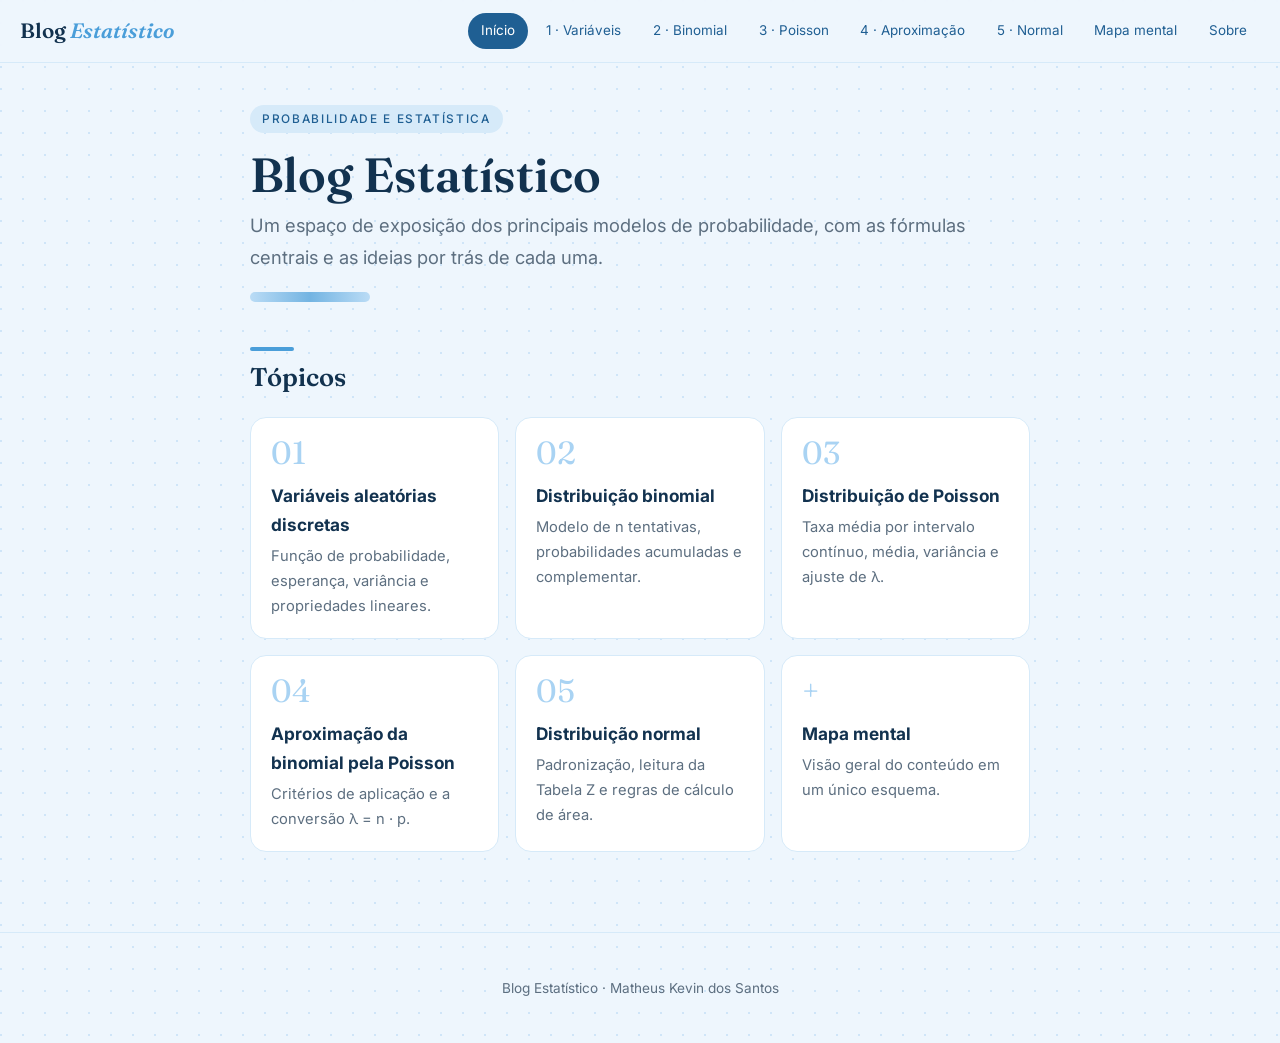
<file: index.html>
<!DOCTYPE html>
<html lang="pt-BR">
<head>
  <meta charset="UTF-8">
  <meta name="viewport" content="width=device-width, initial-scale=1">
  <link rel="icon" type="image/png" href="assets/logo.png">
  <title>Blog Estatístico · Início</title>
  <meta name="description" content="Exposição dos principais modelos de probabilidade: variáveis aleatórias discretas, binomial, Poisson e normal.">
  <link rel="preconnect" href="https://fonts.googleapis.com">
  <link rel="preconnect" href="https://fonts.gstatic.com" crossorigin>
  <link href="https://fonts.googleapis.com/css2?family=Fraunces:opsz,wght@9..144,400;9..144,600&amp;family=Inter:wght@400;500&amp;display=swap" rel="stylesheet">
  <link rel="stylesheet" href="style.css">
</head>
<body>

  <header class="site-header">
    <a class="brand" href="index.html">Blog <span>Estatístico</span></a>
    <nav class="menu" aria-label="Navegação principal">
      <a href="index.html" aria-current="page">Início</a>
      <a href="01-variaveis-aleatorias.html">1 · Variáveis</a>
      <a href="02-binomial.html">2 · Binomial</a>
      <a href="03-poisson.html">3 · Poisson</a>
      <a href="04-aproximacao-poisson.html">4 · Aproximação</a>
      <a href="05-normal.html">5 · Normal</a>
      <a href="mapa-mental.html">Mapa mental</a>
      <a href="sobre.html">Sobre</a>
    </nav>
  </header>

  <main class="container">

    <section class="hero">
      <span class="kicker">Probabilidade e estatística</span>
      <h1>Blog Estatístico</h1>
      <p class="lead">Um espaço de exposição dos principais modelos de probabilidade, com as fórmulas centrais e as ideias por trás de cada uma.</p>
      <div class="faixa" aria-hidden="true"></div>
    </section>

    <section>
      <h2>Tópicos</h2>
      <div class="cards">
        <a class="card" href="01-variaveis-aleatorias.html">
          <span class="num">01</span>
          <h3>Variáveis aleatórias discretas</h3>
          <p>Função de probabilidade, esperança, variância e propriedades lineares.</p>
        </a>
        <a class="card" href="02-binomial.html">
          <span class="num">02</span>
          <h3>Distribuição binomial</h3>
          <p>Modelo de n tentativas, probabilidades acumuladas e complementar.</p>
        </a>
        <a class="card" href="03-poisson.html">
          <span class="num">03</span>
          <h3>Distribuição de Poisson</h3>
          <p>Taxa média por intervalo contínuo, média, variância e ajuste de λ.</p>
        </a>
        <a class="card" href="04-aproximacao-poisson.html">
          <span class="num">04</span>
          <h3>Aproximação da binomial pela Poisson</h3>
          <p>Critérios de aplicação e a conversão λ = n · p.</p>
        </a>
        <a class="card" href="05-normal.html">
          <span class="num">05</span>
          <h3>Distribuição normal</h3>
          <p>Padronização, leitura da Tabela Z e regras de cálculo de área.</p>
        </a>
        <a class="card" href="mapa-mental.html">
          <span class="num">+</span>
          <h3>Mapa mental</h3>
          <p>Visão geral do conteúdo em um único esquema.</p>
        </a>
      </div>
    </section>

  </main>

  <footer class="site-footer">
    <p>Blog Estatístico · Matheus Kevin dos Santos</p>
  </footer>

</body>
</html>
</file>
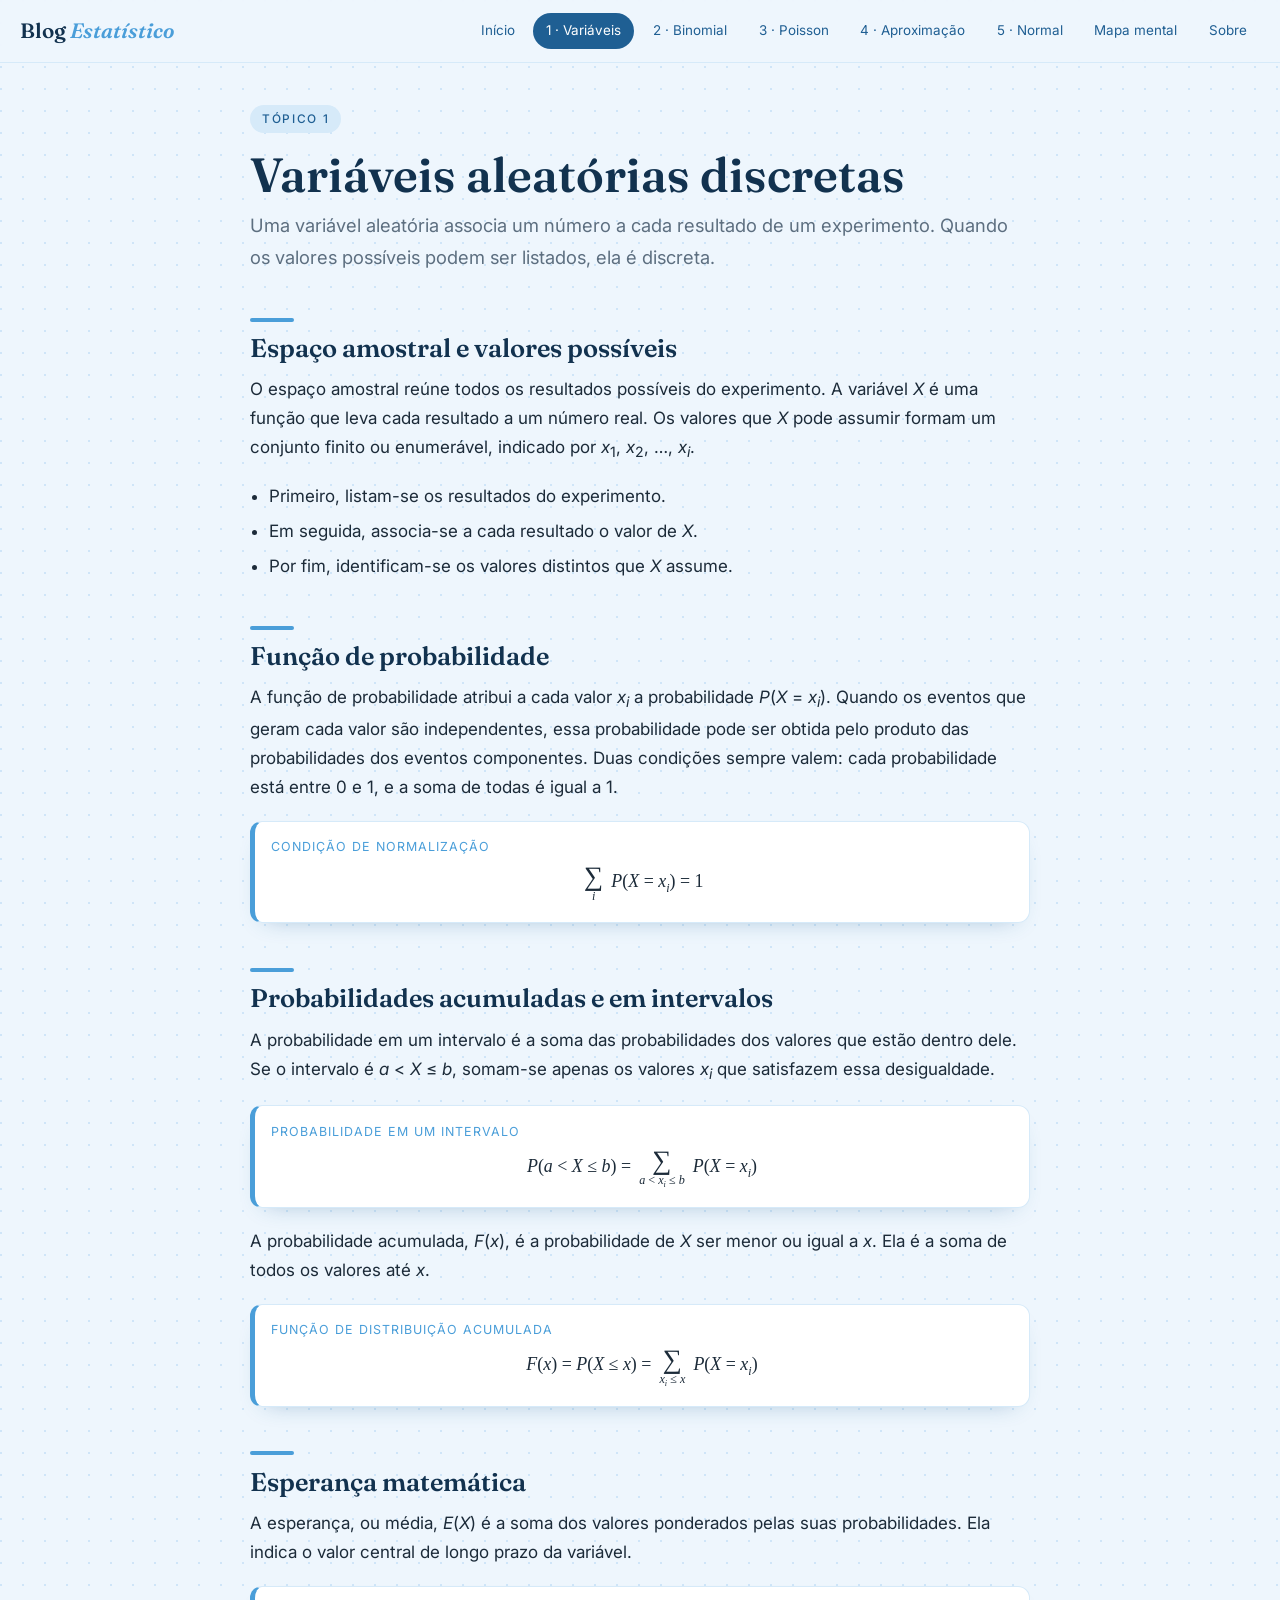
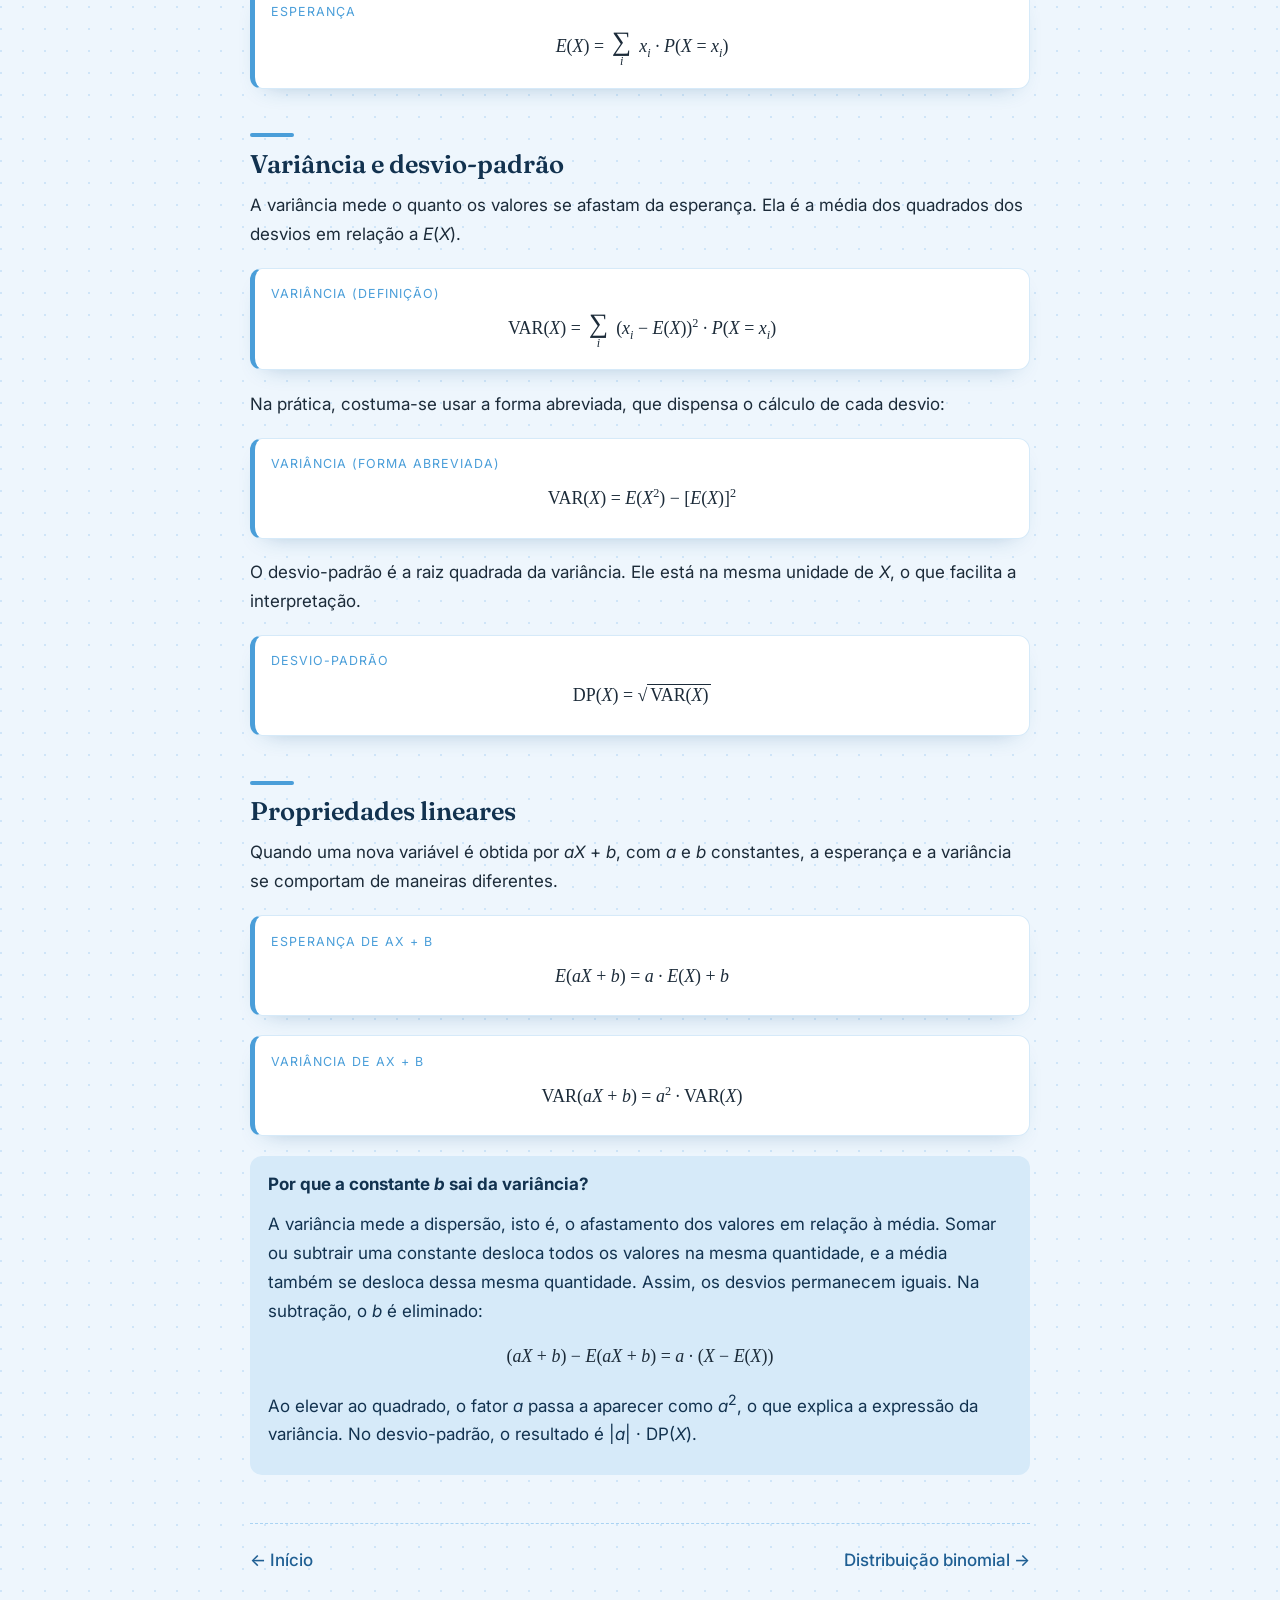
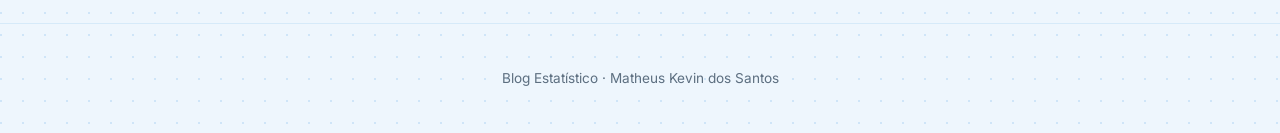
<file: 01-variaveis-aleatorias.html>
<!DOCTYPE html>
<html lang="pt-BR">
<head>
  <meta charset="UTF-8">
  <meta name="viewport" content="width=device-width, initial-scale=1">
  <link rel="icon" type="image/png" href="assets/logo.png">
  <title>Variáveis aleatórias discretas · Blog Estatístico</title>
  <meta name="description" content="Espaço amostral, função de probabilidade, esperança, variância, desvio-padrão e propriedades lineares de variáveis aleatórias discretas.">
  <link rel="preconnect" href="https://fonts.googleapis.com">
  <link rel="preconnect" href="https://fonts.gstatic.com" crossorigin>
  <link href="https://fonts.googleapis.com/css2?family=Fraunces:opsz,wght@9..144,400;9..144,600&amp;family=Inter:wght@400;500&amp;display=swap" rel="stylesheet">
  <link rel="stylesheet" href="style.css">
</head>
<body>

  <header class="site-header">
    <a class="brand" href="index.html">Blog <span>Estatístico</span></a>
    <nav class="menu" aria-label="Navegação principal">
      <a href="index.html">Início</a>
      <a href="01-variaveis-aleatorias.html" aria-current="page">1 · Variáveis</a>
      <a href="02-binomial.html">2 · Binomial</a>
      <a href="03-poisson.html">3 · Poisson</a>
      <a href="04-aproximacao-poisson.html">4 · Aproximação</a>
      <a href="05-normal.html">5 · Normal</a>
      <a href="mapa-mental.html">Mapa mental</a>
      <a href="sobre.html">Sobre</a>
    </nav>
  </header>

  <main class="container">

    <span class="kicker">Tópico 1</span>
    <h1>Variáveis aleatórias discretas</h1>
    <p class="lead">Uma variável aleatória associa um número a cada resultado de um experimento. Quando os valores possíveis podem ser listados, ela é discreta.</p>

    <h2>Espaço amostral e valores possíveis</h2>
    <p>O espaço amostral reúne todos os resultados possíveis do experimento. A variável <i>X</i> é uma função que leva cada resultado a um número real. Os valores que <i>X</i> pode assumir formam um conjunto finito ou enumerável, indicado por <i>x</i><sub>1</sub>, <i>x</i><sub>2</sub>, …, <i>x</i><sub><i>i</i></sub>.</p>
    <ul class="lista">
      <li>Primeiro, listam-se os resultados do experimento.</li>
      <li>Em seguida, associa-se a cada resultado o valor de <i>X</i>.</li>
      <li>Por fim, identificam-se os valores distintos que <i>X</i> assume.</li>
    </ul>

    <h2>Função de probabilidade</h2>
    <p>A função de probabilidade atribui a cada valor <i>x<sub>i</sub></i> a probabilidade <i>P</i>(<i>X</i> = <i>x<sub>i</sub></i>). Quando os eventos que geram cada valor são independentes, essa probabilidade pode ser obtida pelo produto das probabilidades dos eventos componentes. Duas condições sempre valem: cada probabilidade está entre 0 e 1, e a soma de todas é igual a 1.</p>

    <div class="formula">
      <span class="rotulo">Condição de normalização</span>
      <p class="eq">
        <span class="sum"><span class="big">∑</span><span class="low"><i>i</i></span></span>
        <i>P</i>(<i>X</i> = <i>x</i><sub><i>i</i></sub>) = 1
      </p>
    </div>

    <h2>Probabilidades acumuladas e em intervalos</h2>
    <p>A probabilidade em um intervalo é a soma das probabilidades dos valores que estão dentro dele. Se o intervalo é <i>a</i> &lt; <i>X</i> ≤ <i>b</i>, somam-se apenas os valores <i>x<sub>i</sub></i> que satisfazem essa desigualdade.</p>

    <div class="formula">
      <span class="rotulo">Probabilidade em um intervalo</span>
      <p class="eq">
        <i>P</i>(<i>a</i> &lt; <i>X</i> ≤ <i>b</i>) =
        <span class="sum"><span class="big">∑</span><span class="low"><i>a</i> &lt; <i>x</i><sub><i>i</i></sub> ≤ <i>b</i></span></span>
        <i>P</i>(<i>X</i> = <i>x</i><sub><i>i</i></sub>)
      </p>
    </div>

    <p>A probabilidade acumulada, <i>F</i>(<i>x</i>), é a probabilidade de <i>X</i> ser menor ou igual a <i>x</i>. Ela é a soma de todos os valores até <i>x</i>.</p>

    <div class="formula">
      <span class="rotulo">Função de distribuição acumulada</span>
      <p class="eq">
        <i>F</i>(<i>x</i>) = <i>P</i>(<i>X</i> ≤ <i>x</i>) =
        <span class="sum"><span class="big">∑</span><span class="low"><i>x</i><sub><i>i</i></sub> ≤ <i>x</i></span></span>
        <i>P</i>(<i>X</i> = <i>x</i><sub><i>i</i></sub>)
      </p>
    </div>

    <h2>Esperança matemática</h2>
    <p>A esperança, ou média, <i>E</i>(<i>X</i>) é a soma dos valores ponderados pelas suas probabilidades. Ela indica o valor central de longo prazo da variável.</p>

    <div class="formula">
      <span class="rotulo">Esperança</span>
      <p class="eq">
        <i>E</i>(<i>X</i>) =
        <span class="sum"><span class="big">∑</span><span class="low"><i>i</i></span></span>
        <i>x</i><sub><i>i</i></sub> · <i>P</i>(<i>X</i> = <i>x</i><sub><i>i</i></sub>)
      </p>
    </div>

    <h2>Variância e desvio-padrão</h2>
    <p>A variância mede o quanto os valores se afastam da esperança. Ela é a média dos quadrados dos desvios em relação a <i>E</i>(<i>X</i>).</p>

    <div class="formula">
      <span class="rotulo">Variância (definição)</span>
      <p class="eq">
        VAR(<i>X</i>) =
        <span class="sum"><span class="big">∑</span><span class="low"><i>i</i></span></span>
        (<i>x</i><sub><i>i</i></sub> − <i>E</i>(<i>X</i>))<sup>2</sup> · <i>P</i>(<i>X</i> = <i>x</i><sub><i>i</i></sub>)
      </p>
    </div>

    <p>Na prática, costuma-se usar a forma abreviada, que dispensa o cálculo de cada desvio:</p>

    <div class="formula">
      <span class="rotulo">Variância (forma abreviada)</span>
      <p class="eq">
        VAR(<i>X</i>) = <i>E</i>(<i>X</i><sup>2</sup>) − [<i>E</i>(<i>X</i>)]<sup>2</sup>
      </p>
    </div>

    <p>O desvio-padrão é a raiz quadrada da variância. Ele está na mesma unidade de <i>X</i>, o que facilita a interpretação.</p>

    <div class="formula">
      <span class="rotulo">Desvio-padrão</span>
      <p class="eq">
        DP(<i>X</i>) = <span class="raiz">√<span class="rad">VAR(<i>X</i>)</span></span>
      </p>
    </div>

    <h2>Propriedades lineares</h2>
    <p>Quando uma nova variável é obtida por <i>aX</i> + <i>b</i>, com <i>a</i> e <i>b</i> constantes, a esperança e a variância se comportam de maneiras diferentes.</p>

    <div class="formula">
      <span class="rotulo">Esperança de aX + b</span>
      <p class="eq">
        <i>E</i>(<i>aX</i> + <i>b</i>) = <i>a</i> · <i>E</i>(<i>X</i>) + <i>b</i>
      </p>
    </div>

    <div class="formula">
      <span class="rotulo">Variância de aX + b</span>
      <p class="eq">
        VAR(<i>aX</i> + <i>b</i>) = <i>a</i><sup>2</sup> · VAR(<i>X</i>)
      </p>
    </div>

    <div class="nota">
      <strong>Por que a constante <i>b</i> sai da variância?</strong>
      <p>A variância mede a dispersão, isto é, o afastamento dos valores em relação à média. Somar ou subtrair uma constante desloca todos os valores na mesma quantidade, e a média também se desloca dessa mesma quantidade. Assim, os desvios permanecem iguais. Na subtração, o <i>b</i> é eliminado:</p>
      <p class="eq">
        (<i>aX</i> + <i>b</i>) − <i>E</i>(<i>aX</i> + <i>b</i>) = <i>a</i> · (<i>X</i> − <i>E</i>(<i>X</i>))
      </p>
      <p>Ao elevar ao quadrado, o fator <i>a</i> passa a aparecer como <i>a</i><sup>2</sup>, o que explica a expressão da variância. No desvio-padrão, o resultado é |<i>a</i>| · DP(<i>X</i>).</p>
    </div>

    <nav class="pager" aria-label="Navegação entre tópicos">
      <a href="index.html">← Início</a>
      <a href="02-binomial.html">Distribuição binomial →</a>
    </nav>

  </main>

  <footer class="site-footer">
    <p>Blog Estatístico · Matheus Kevin dos Santos</p>
  </footer>

</body>
</html>
</file>
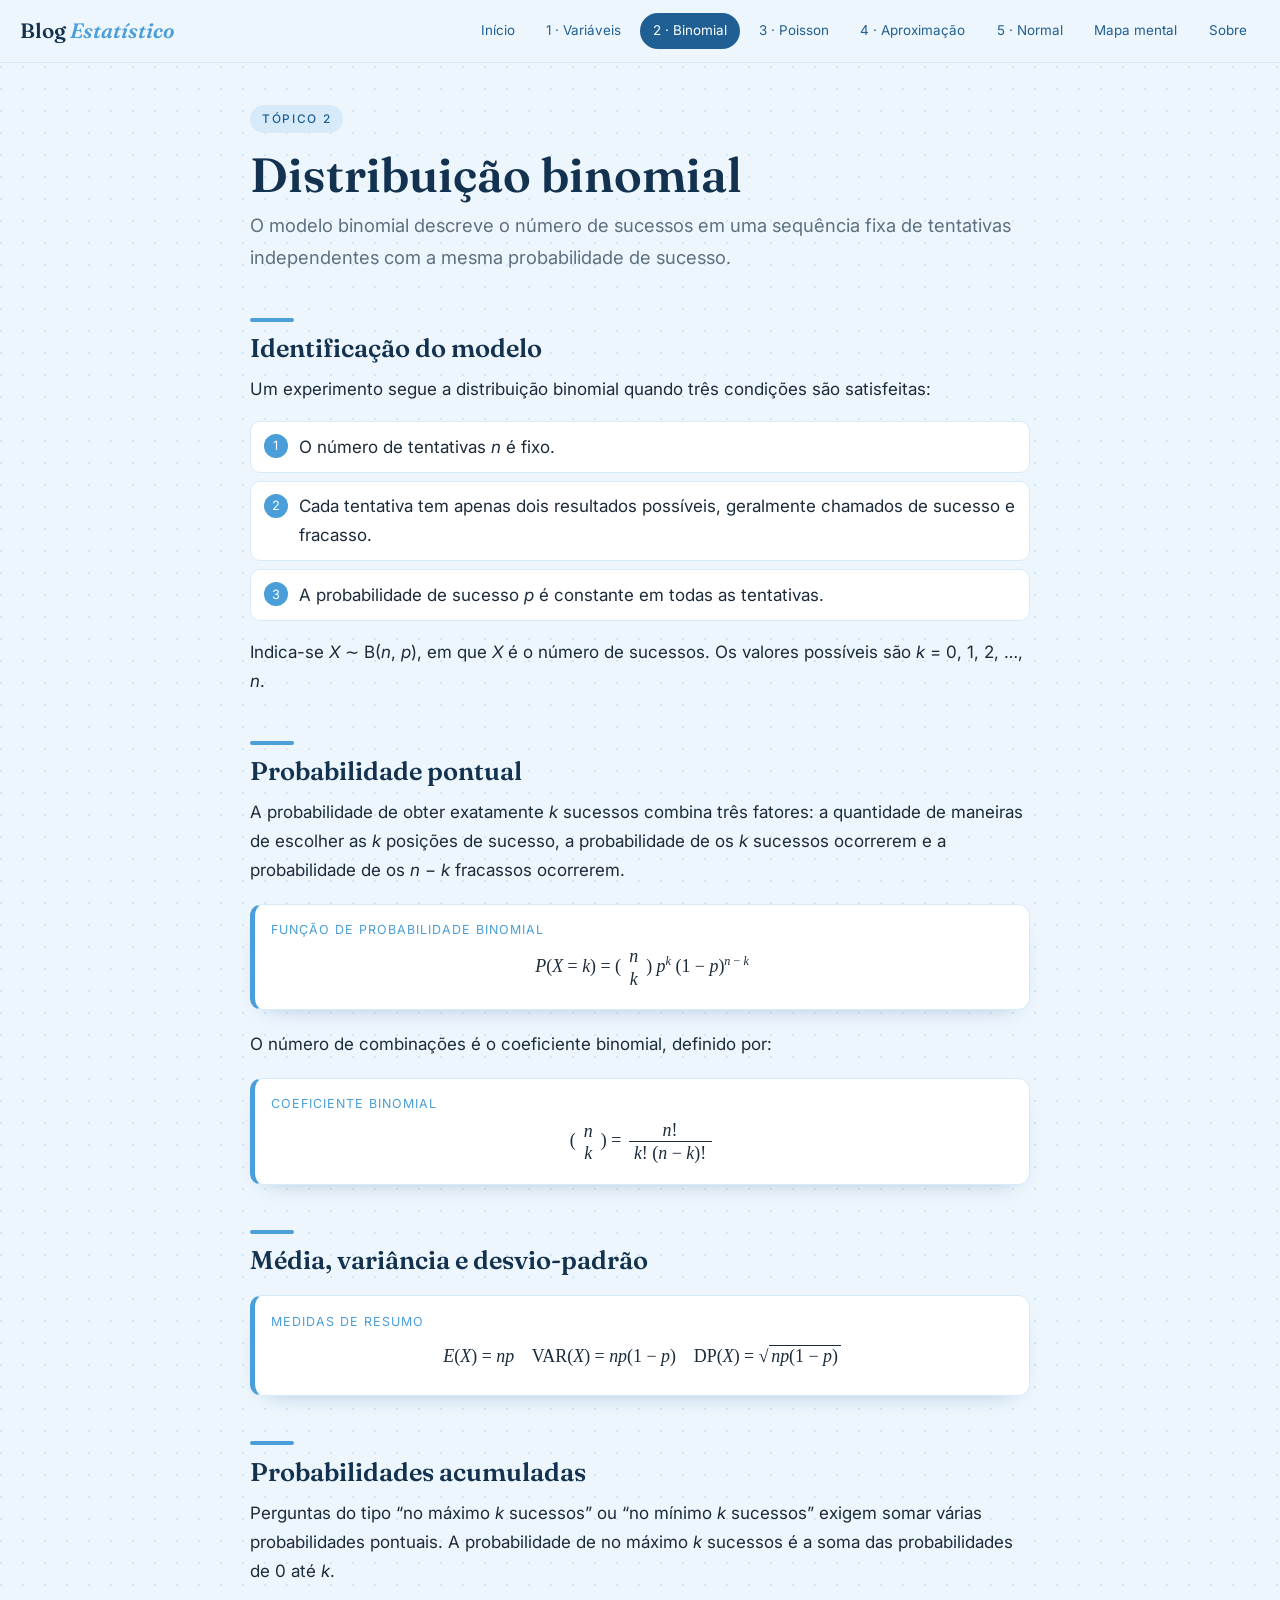
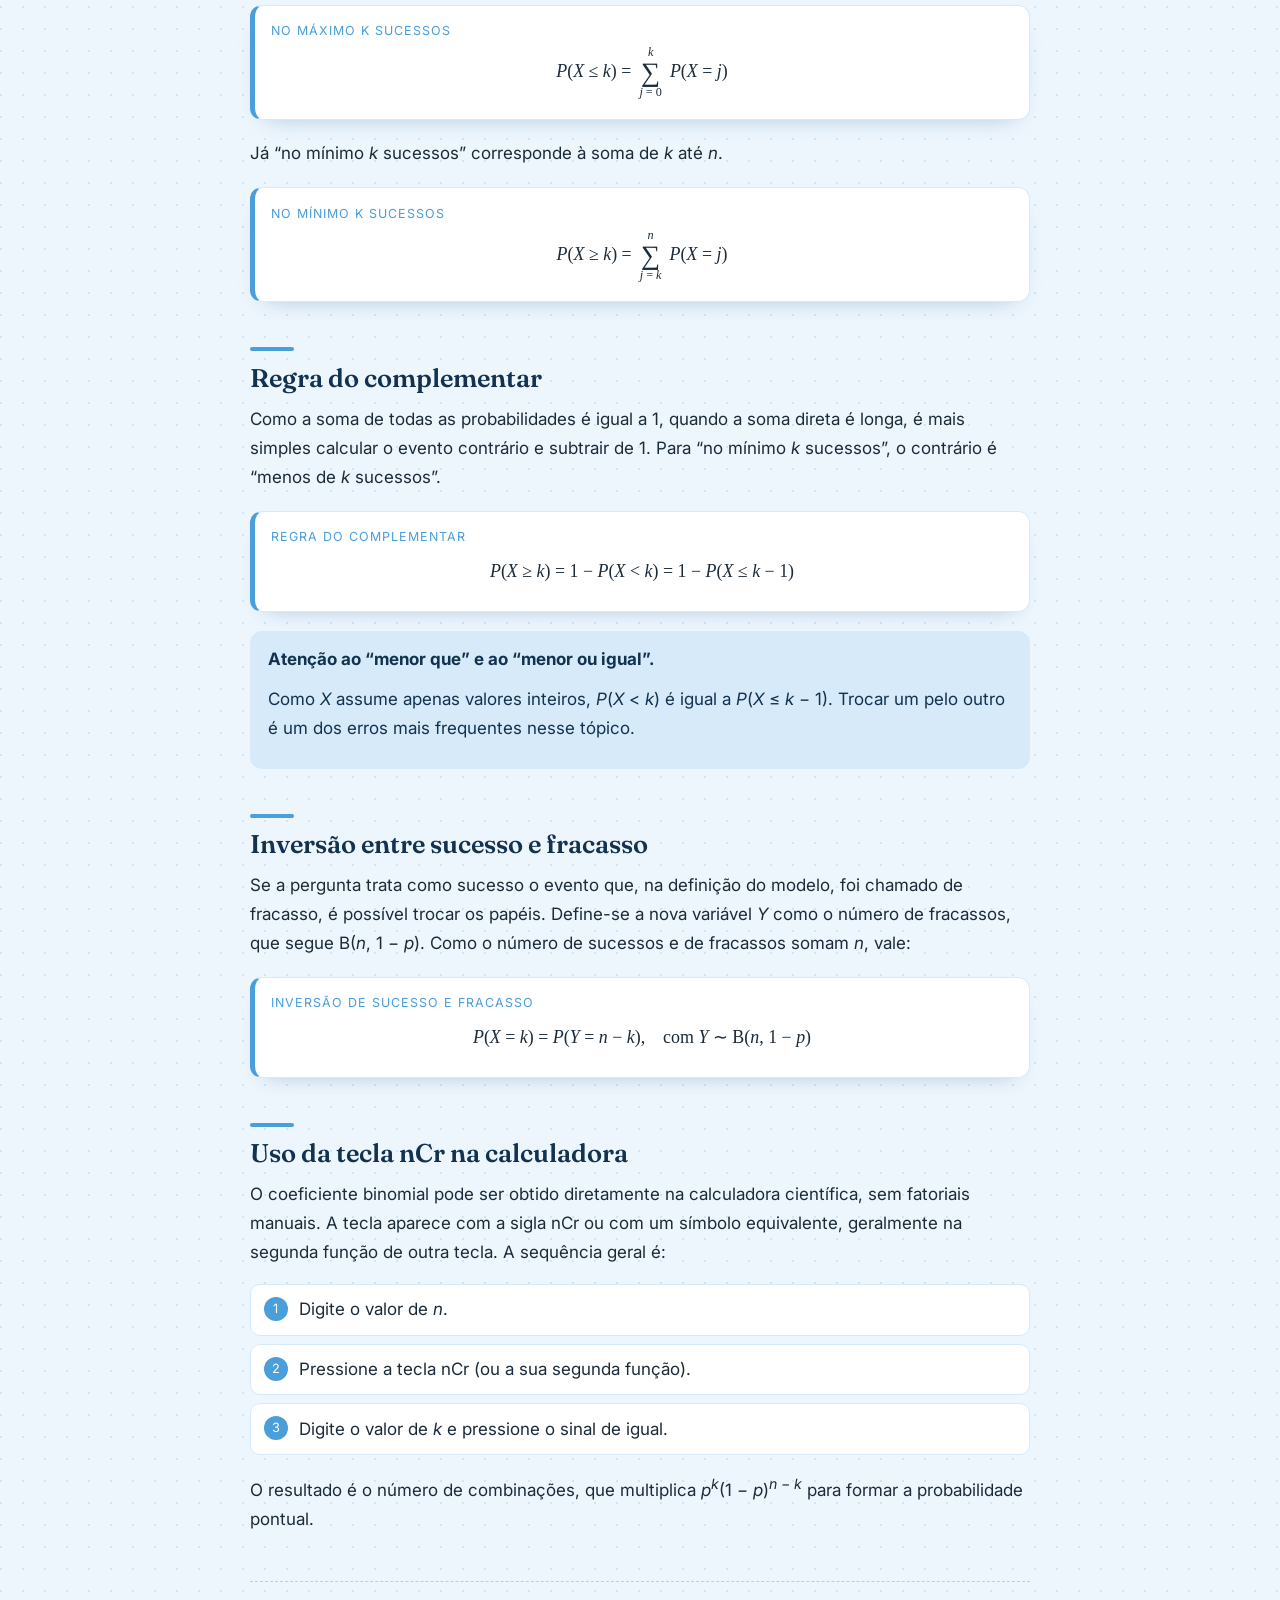
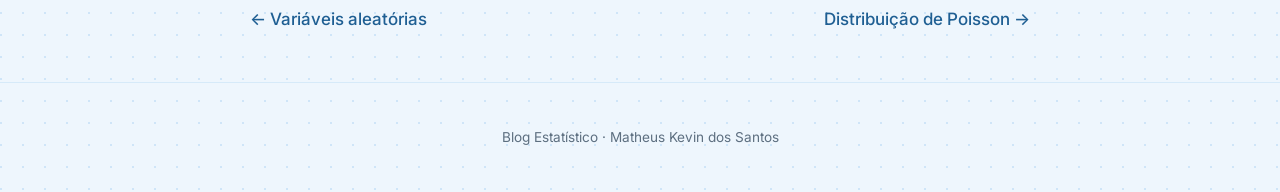
<file: 02-binomial.html>
<!DOCTYPE html>
<html lang="pt-BR">
<head>
  <meta charset="UTF-8">
  <meta name="viewport" content="width=device-width, initial-scale=1">
  <link rel="icon" type="image/png" href="assets/logo.png">
  <title>Distribuição binomial · Blog Estatístico</title>
  <meta name="description" content="Identificação do modelo binomial, probabilidades pontuais e acumuladas, regra do complementar, inversão de sucesso e fracasso e combinações.">
  <link rel="preconnect" href="https://fonts.googleapis.com">
  <link rel="preconnect" href="https://fonts.gstatic.com" crossorigin>
  <link href="https://fonts.googleapis.com/css2?family=Fraunces:opsz,wght@9..144,400;9..144,600&amp;family=Inter:wght@400;500&amp;display=swap" rel="stylesheet">
  <link rel="stylesheet" href="style.css">
</head>
<body>

  <header class="site-header">
    <a class="brand" href="index.html">Blog <span>Estatístico</span></a>
    <nav class="menu" aria-label="Navegação principal">
      <a href="index.html">Início</a>
      <a href="01-variaveis-aleatorias.html">1 · Variáveis</a>
      <a href="02-binomial.html" aria-current="page">2 · Binomial</a>
      <a href="03-poisson.html">3 · Poisson</a>
      <a href="04-aproximacao-poisson.html">4 · Aproximação</a>
      <a href="05-normal.html">5 · Normal</a>
      <a href="mapa-mental.html">Mapa mental</a>
      <a href="sobre.html">Sobre</a>
    </nav>
  </header>

  <main class="container">

    <span class="kicker">Tópico 2</span>
    <h1>Distribuição binomial</h1>
    <p class="lead">O modelo binomial descreve o número de sucessos em uma sequência fixa de tentativas independentes com a mesma probabilidade de sucesso.</p>

    <h2>Identificação do modelo</h2>
    <p>Um experimento segue a distribuição binomial quando três condições são satisfeitas:</p>
    <ol class="regras">
      <li>O número de tentativas <i>n</i> é fixo.</li>
      <li>Cada tentativa tem apenas dois resultados possíveis, geralmente chamados de sucesso e fracasso.</li>
      <li>A probabilidade de sucesso <i>p</i> é constante em todas as tentativas.</li>
    </ol>
    <p>Indica-se <i>X</i> ∼ B(<i>n</i>, <i>p</i>), em que <i>X</i> é o número de sucessos. Os valores possíveis são <i>k</i> = 0, 1, 2, …, <i>n</i>.</p>

    <h2>Probabilidade pontual</h2>
    <p>A probabilidade de obter exatamente <i>k</i> sucessos combina três fatores: a quantidade de maneiras de escolher as <i>k</i> posições de sucesso, a probabilidade de os <i>k</i> sucessos ocorrerem e a probabilidade de os <i>n</i> − <i>k</i> fracassos ocorrerem.</p>

    <div class="formula">
      <span class="rotulo">Função de probabilidade binomial</span>
      <p class="eq">
        <i>P</i>(<i>X</i> = <i>k</i>) =
        (<span class="fr sem"><span><i>n</i></span><span><i>k</i></span></span>)
        <i>p</i><sup><i>k</i></sup>
        (1 − <i>p</i>)<sup><i>n</i> − <i>k</i></sup>
      </p>
    </div>

    <p>O número de combinações é o coeficiente binomial, definido por:</p>

    <div class="formula">
      <span class="rotulo">Coeficiente binomial</span>
      <p class="eq">
        (<span class="fr sem"><span><i>n</i></span><span><i>k</i></span></span>)
        =
        <span class="fr"><span><i>n</i>!</span><span><i>k</i>! (<i>n</i> − <i>k</i>)!</span></span>
      </p>
    </div>

    <h2>Média, variância e desvio-padrão</h2>
    <div class="formula">
      <span class="rotulo">Medidas de resumo</span>
      <p class="eq">
        <i>E</i>(<i>X</i>) = <i>np</i> &nbsp;&nbsp; VAR(<i>X</i>) = <i>np</i>(1 − <i>p</i>) &nbsp;&nbsp; DP(<i>X</i>) = <span class="raiz">√<span class="rad"><i>np</i>(1 − <i>p</i>)</span></span>
      </p>
    </div>

    <h2>Probabilidades acumuladas</h2>
    <p>Perguntas do tipo “no máximo <i>k</i> sucessos” ou “no mínimo <i>k</i> sucessos” exigem somar várias probabilidades pontuais. A probabilidade de no máximo <i>k</i> sucessos é a soma das probabilidades de 0 até <i>k</i>.</p>

    <div class="formula">
      <span class="rotulo">No máximo k sucessos</span>
      <p class="eq">
        <i>P</i>(<i>X</i> ≤ <i>k</i>) =
        <span class="sum"><span class="up"><i>k</i></span><span class="big">∑</span><span class="low"><i>j</i> = 0</span></span>
        <i>P</i>(<i>X</i> = <i>j</i>)
      </p>
    </div>

    <p>Já “no mínimo <i>k</i> sucessos” corresponde à soma de <i>k</i> até <i>n</i>.</p>

    <div class="formula">
      <span class="rotulo">No mínimo k sucessos</span>
      <p class="eq">
        <i>P</i>(<i>X</i> ≥ <i>k</i>) =
        <span class="sum"><span class="up"><i>n</i></span><span class="big">∑</span><span class="low"><i>j</i> = <i>k</i></span></span>
        <i>P</i>(<i>X</i> = <i>j</i>)
      </p>
    </div>

    <h2>Regra do complementar</h2>
    <p>Como a soma de todas as probabilidades é igual a 1, quando a soma direta é longa, é mais simples calcular o evento contrário e subtrair de 1. Para “no mínimo <i>k</i> sucessos”, o contrário é “menos de <i>k</i> sucessos”.</p>

    <div class="formula">
      <span class="rotulo">Regra do complementar</span>
      <p class="eq">
        <i>P</i>(<i>X</i> ≥ <i>k</i>) = 1 − <i>P</i>(<i>X</i> &lt; <i>k</i>) = 1 − <i>P</i>(<i>X</i> ≤ <i>k</i> − 1)
      </p>
    </div>

    <div class="nota">
      <strong>Atenção ao “menor que” e ao “menor ou igual”.</strong>
      <p>Como <i>X</i> assume apenas valores inteiros, <i>P</i>(<i>X</i> &lt; <i>k</i>) é igual a <i>P</i>(<i>X</i> ≤ <i>k</i> − 1). Trocar um pelo outro é um dos erros mais frequentes nesse tópico.</p>
    </div>

    <h2>Inversão entre sucesso e fracasso</h2>
    <p>Se a pergunta trata como sucesso o evento que, na definição do modelo, foi chamado de fracasso, é possível trocar os papéis. Define-se a nova variável <i>Y</i> como o número de fracassos, que segue B(<i>n</i>, 1 − <i>p</i>). Como o número de sucessos e de fracassos somam <i>n</i>, vale:</p>

    <div class="formula">
      <span class="rotulo">Inversão de sucesso e fracasso</span>
      <p class="eq">
        <i>P</i>(<i>X</i> = <i>k</i>) = <i>P</i>(<i>Y</i> = <i>n</i> − <i>k</i>), &nbsp;&nbsp; com <i>Y</i> ∼ B(<i>n</i>, 1 − <i>p</i>)
      </p>
    </div>

    <h2>Uso da tecla nCr na calculadora</h2>
    <p>O coeficiente binomial pode ser obtido diretamente na calculadora científica, sem fatoriais manuais. A tecla aparece com a sigla nCr ou com um símbolo equivalente, geralmente na segunda função de outra tecla. A sequência geral é:</p>
    <ol class="regras">
      <li>Digite o valor de <i>n</i>.</li>
      <li>Pressione a tecla nCr (ou a sua segunda função).</li>
      <li>Digite o valor de <i>k</i> e pressione o sinal de igual.</li>
    </ol>
    <p>O resultado é o número de combinações, que multiplica <i>p</i><sup><i>k</i></sup>(1 − <i>p</i>)<sup><i>n</i> − <i>k</i></sup> para formar a probabilidade pontual.</p>

    <nav class="pager" aria-label="Navegação entre tópicos">
      <a href="01-variaveis-aleatorias.html">← Variáveis aleatórias</a>
      <a href="03-poisson.html">Distribuição de Poisson →</a>
    </nav>

  </main>

  <footer class="site-footer">
    <p>Blog Estatístico · Matheus Kevin dos Santos</p>
  </footer>

</body>
</html>
</file>
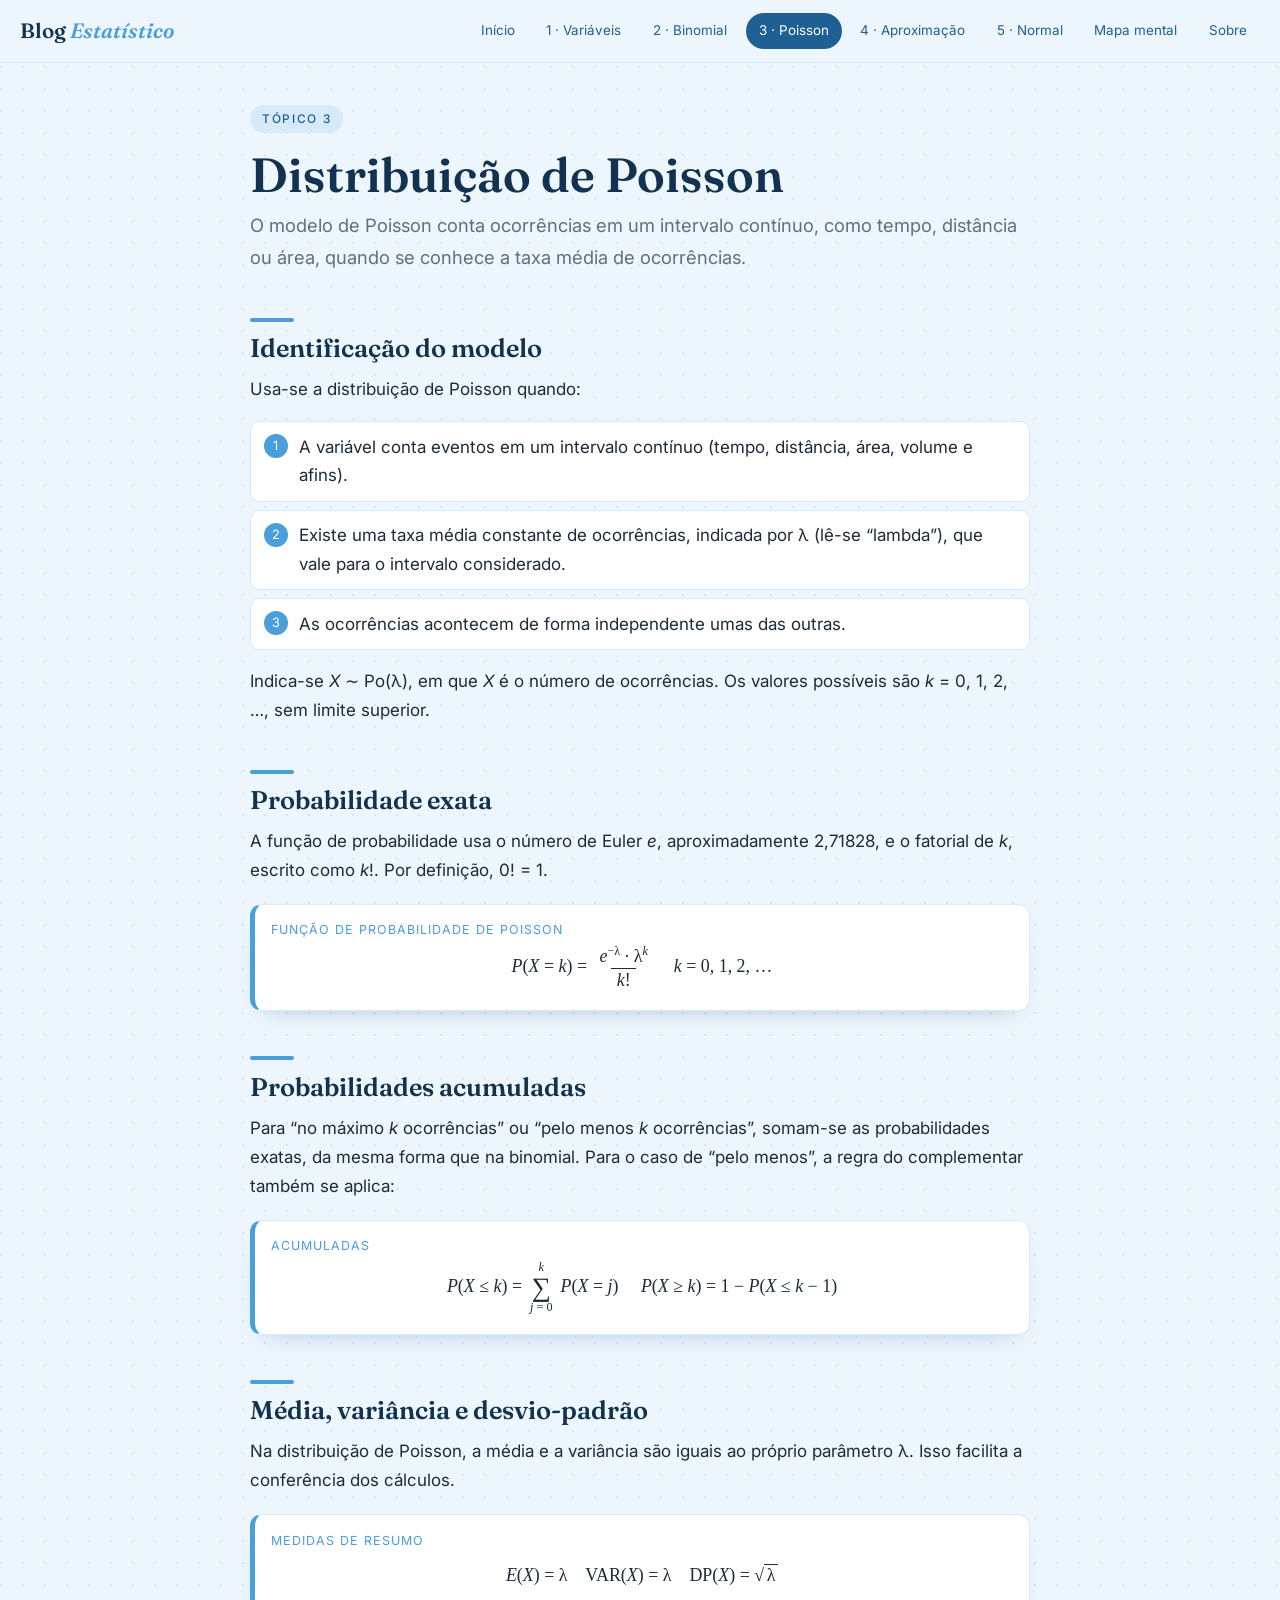
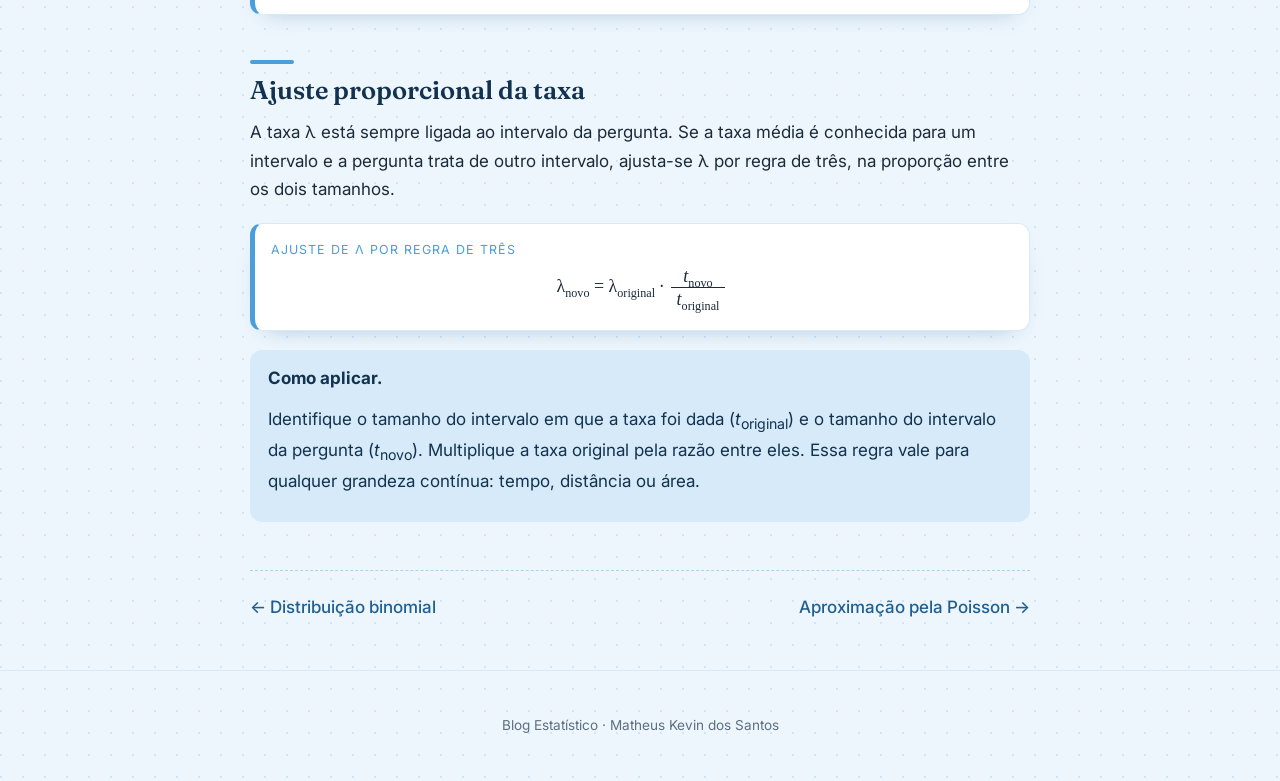
<file: 03-poisson.html>
<!DOCTYPE html>
<html lang="pt-BR">
<head>
  <meta charset="UTF-8">
  <meta name="viewport" content="width=device-width, initial-scale=1">
  <link rel="icon" type="image/png" href="assets/logo.png">
  <title>Distribuição de Poisson · Blog Estatístico</title>
  <meta name="description" content="Modelo de Poisson por taxa média, probabilidades exatas e acumuladas, média e dispersão, e ajuste proporcional de λ.">
  <link rel="preconnect" href="https://fonts.googleapis.com">
  <link rel="preconnect" href="https://fonts.gstatic.com" crossorigin>
  <link href="https://fonts.googleapis.com/css2?family=Fraunces:opsz,wght@9..144,400;9..144,600&amp;family=Inter:wght@400;500&amp;display=swap" rel="stylesheet">
  <link rel="stylesheet" href="style.css">
</head>
<body>

  <header class="site-header">
    <a class="brand" href="index.html">Blog <span>Estatístico</span></a>
    <nav class="menu" aria-label="Navegação principal">
      <a href="index.html">Início</a>
      <a href="01-variaveis-aleatorias.html">1 · Variáveis</a>
      <a href="02-binomial.html">2 · Binomial</a>
      <a href="03-poisson.html" aria-current="page">3 · Poisson</a>
      <a href="04-aproximacao-poisson.html">4 · Aproximação</a>
      <a href="05-normal.html">5 · Normal</a>
      <a href="mapa-mental.html">Mapa mental</a>
      <a href="sobre.html">Sobre</a>
    </nav>
  </header>

  <main class="container">

    <span class="kicker">Tópico 3</span>
    <h1>Distribuição de Poisson</h1>
    <p class="lead">O modelo de Poisson conta ocorrências em um intervalo contínuo, como tempo, distância ou área, quando se conhece a taxa média de ocorrências.</p>

    <h2>Identificação do modelo</h2>
    <p>Usa-se a distribuição de Poisson quando:</p>
    <ol class="regras">
      <li>A variável conta eventos em um intervalo contínuo (tempo, distância, área, volume e afins).</li>
      <li>Existe uma taxa média constante de ocorrências, indicada por λ (lê-se “lambda”), que vale para o intervalo considerado.</li>
      <li>As ocorrências acontecem de forma independente umas das outras.</li>
    </ol>
    <p>Indica-se <i>X</i> ∼ Po(λ), em que <i>X</i> é o número de ocorrências. Os valores possíveis são <i>k</i> = 0, 1, 2, …, sem limite superior.</p>

    <h2>Probabilidade exata</h2>
    <p>A função de probabilidade usa o número de Euler <i>e</i>, aproximadamente 2,71828, e o fatorial de <i>k</i>, escrito como <i>k</i>!. Por definição, 0! = 1.</p>

    <div class="formula">
      <span class="rotulo">Função de probabilidade de Poisson</span>
      <p class="eq">
        <i>P</i>(<i>X</i> = <i>k</i>) =
        <span class="fr"><span><i>e</i><sup>−λ</sup> · λ<sup><i>k</i></sup></span><span><i>k</i>!</span></span>
        &nbsp;&nbsp; <i>k</i> = 0, 1, 2, …
      </p>
    </div>

    <h2>Probabilidades acumuladas</h2>
    <p>Para “no máximo <i>k</i> ocorrências” ou “pelo menos <i>k</i> ocorrências”, somam-se as probabilidades exatas, da mesma forma que na binomial. Para o caso de “pelo menos”, a regra do complementar também se aplica:</p>

    <div class="formula">
      <span class="rotulo">Acumuladas</span>
      <p class="eq">
        <i>P</i>(<i>X</i> ≤ <i>k</i>) =
        <span class="sum"><span class="up"><i>k</i></span><span class="big">∑</span><span class="low"><i>j</i> = 0</span></span>
        <i>P</i>(<i>X</i> = <i>j</i>)
        &nbsp;&nbsp;&nbsp; <i>P</i>(<i>X</i> ≥ <i>k</i>) = 1 − <i>P</i>(<i>X</i> ≤ <i>k</i> − 1)
      </p>
    </div>

    <h2>Média, variância e desvio-padrão</h2>
    <p>Na distribuição de Poisson, a média e a variância são iguais ao próprio parâmetro λ. Isso facilita a conferência dos cálculos.</p>

    <div class="formula">
      <span class="rotulo">Medidas de resumo</span>
      <p class="eq">
        <i>E</i>(<i>X</i>) = λ &nbsp;&nbsp; VAR(<i>X</i>) = λ &nbsp;&nbsp; DP(<i>X</i>) = <span class="raiz">√<span class="rad">λ</span></span>
      </p>
    </div>

    <h2>Ajuste proporcional da taxa</h2>
    <p>A taxa λ está sempre ligada ao intervalo da pergunta. Se a taxa média é conhecida para um intervalo e a pergunta trata de outro intervalo, ajusta-se λ por regra de três, na proporção entre os dois tamanhos.</p>

    <div class="formula">
      <span class="rotulo">Ajuste de λ por regra de três</span>
      <p class="eq">
        λ<sub>novo</sub> = λ<sub>original</sub> ·
        <span class="fr"><span><i>t</i><sub>novo</sub></span><span><i>t</i><sub>original</sub></span></span>
      </p>
    </div>

    <div class="nota">
      <strong>Como aplicar.</strong>
      <p>Identifique o tamanho do intervalo em que a taxa foi dada (<i>t</i><sub>original</sub>) e o tamanho do intervalo da pergunta (<i>t</i><sub>novo</sub>). Multiplique a taxa original pela razão entre eles. Essa regra vale para qualquer grandeza contínua: tempo, distância ou área.</p>
    </div>

    <nav class="pager" aria-label="Navegação entre tópicos">
      <a href="02-binomial.html">← Distribuição binomial</a>
      <a href="04-aproximacao-poisson.html">Aproximação pela Poisson →</a>
    </nav>

  </main>

  <footer class="site-footer">
    <p>Blog Estatístico · Matheus Kevin dos Santos</p>
  </footer>

</body>
</html>
</file>
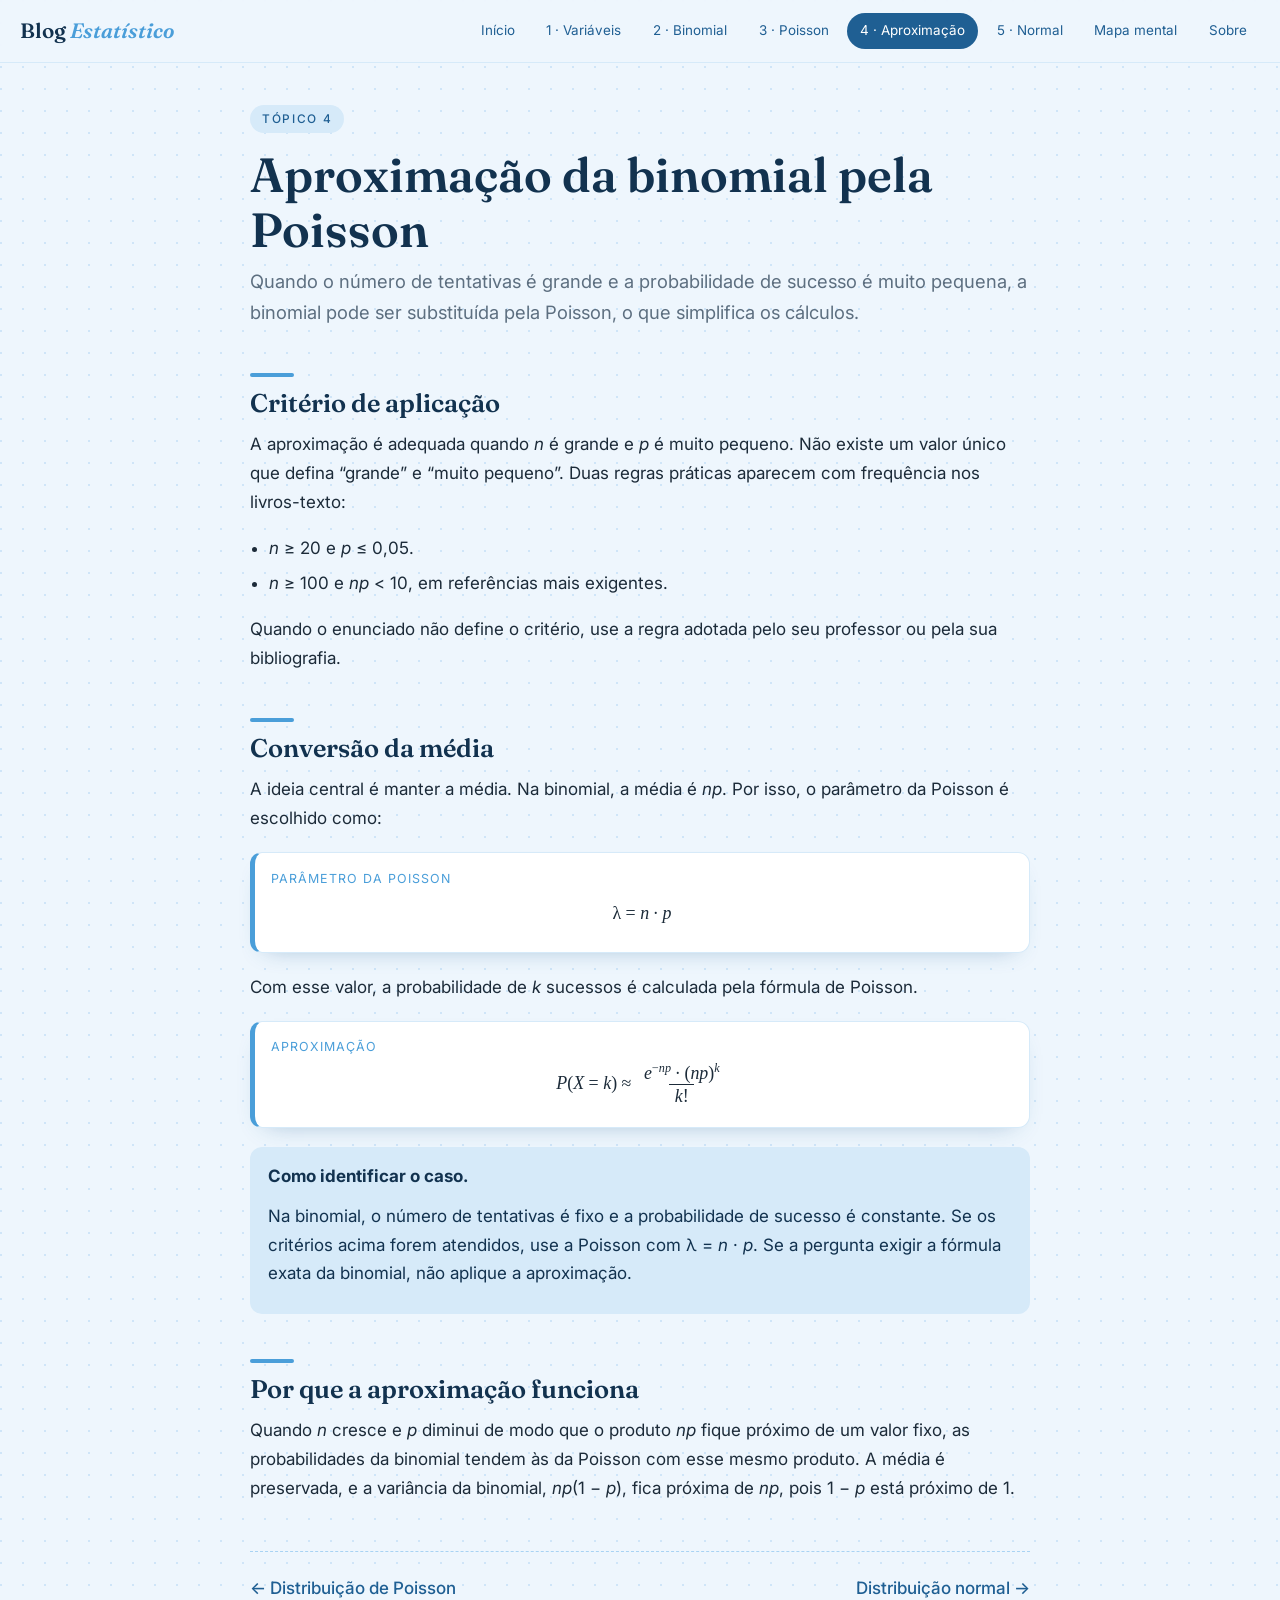
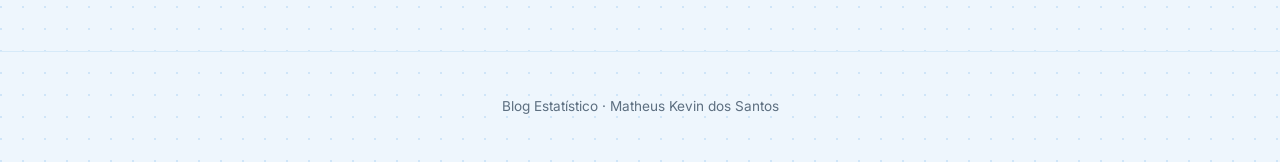
<file: 04-aproximacao-poisson.html>
<!DOCTYPE html>
<html lang="pt-BR">
<head>
  <meta charset="UTF-8">
  <meta name="viewport" content="width=device-width, initial-scale=1">
  <link rel="icon" type="image/png" href="assets/logo.png">
  <title>Aproximação da binomial pela Poisson · Blog Estatístico</title>
  <meta name="description" content="Critérios para aproximar a binomial pela Poisson e a conversão de λ = n · p.">
  <link rel="preconnect" href="https://fonts.googleapis.com">
  <link rel="preconnect" href="https://fonts.gstatic.com" crossorigin>
  <link href="https://fonts.googleapis.com/css2?family=Fraunces:opsz,wght@9..144,400;9..144,600&amp;family=Inter:wght@400;500&amp;display=swap" rel="stylesheet">
  <link rel="stylesheet" href="style.css">
</head>
<body>

  <header class="site-header">
    <a class="brand" href="index.html">Blog <span>Estatístico</span></a>
    <nav class="menu" aria-label="Navegação principal">
      <a href="index.html">Início</a>
      <a href="01-variaveis-aleatorias.html">1 · Variáveis</a>
      <a href="02-binomial.html">2 · Binomial</a>
      <a href="03-poisson.html">3 · Poisson</a>
      <a href="04-aproximacao-poisson.html" aria-current="page">4 · Aproximação</a>
      <a href="05-normal.html">5 · Normal</a>
      <a href="mapa-mental.html">Mapa mental</a>
      <a href="sobre.html">Sobre</a>
    </nav>
  </header>

  <main class="container">

    <span class="kicker">Tópico 4</span>
    <h1>Aproximação da binomial pela Poisson</h1>
    <p class="lead">Quando o número de tentativas é grande e a probabilidade de sucesso é muito pequena, a binomial pode ser substituída pela Poisson, o que simplifica os cálculos.</p>

    <h2>Critério de aplicação</h2>
    <p>A aproximação é adequada quando <i>n</i> é grande e <i>p</i> é muito pequeno. Não existe um valor único que defina “grande” e “muito pequeno”. Duas regras práticas aparecem com frequência nos livros-texto:</p>
    <ul class="lista">
      <li><i>n</i> ≥ 20 e <i>p</i> ≤ 0,05.</li>
      <li><i>n</i> ≥ 100 e <i>np</i> &lt; 10, em referências mais exigentes.</li>
    </ul>
    <p>Quando o enunciado não define o critério, use a regra adotada pelo seu professor ou pela sua bibliografia.</p>

    <h2>Conversão da média</h2>
    <p>A ideia central é manter a média. Na binomial, a média é <i>np</i>. Por isso, o parâmetro da Poisson é escolhido como:</p>

    <div class="formula">
      <span class="rotulo">Parâmetro da Poisson</span>
      <p class="eq">λ = <i>n</i> · <i>p</i></p>
    </div>

    <p>Com esse valor, a probabilidade de <i>k</i> sucessos é calculada pela fórmula de Poisson.</p>

    <div class="formula">
      <span class="rotulo">Aproximação</span>
      <p class="eq">
        <i>P</i>(<i>X</i> = <i>k</i>) ≈
        <span class="fr"><span><i>e</i><sup>−<i>np</i></sup> · (<i>np</i>)<sup><i>k</i></sup></span><span><i>k</i>!</span></span>
      </p>
    </div>

    <div class="nota">
      <strong>Como identificar o caso.</strong>
      <p>Na binomial, o número de tentativas é fixo e a probabilidade de sucesso é constante. Se os critérios acima forem atendidos, use a Poisson com λ = <i>n</i> · <i>p</i>. Se a pergunta exigir a fórmula exata da binomial, não aplique a aproximação.</p>
    </div>

    <h2>Por que a aproximação funciona</h2>
    <p>Quando <i>n</i> cresce e <i>p</i> diminui de modo que o produto <i>np</i> fique próximo de um valor fixo, as probabilidades da binomial tendem às da Poisson com esse mesmo produto. A média é preservada, e a variância da binomial, <i>np</i>(1 − <i>p</i>), fica próxima de <i>np</i>, pois 1 − <i>p</i> está próximo de 1.</p>

    <nav class="pager" aria-label="Navegação entre tópicos">
      <a href="03-poisson.html">← Distribuição de Poisson</a>
      <a href="05-normal.html">Distribuição normal →</a>
    </nav>

  </main>

  <footer class="site-footer">
    <p>Blog Estatístico · Matheus Kevin dos Santos</p>
  </footer>

</body>
</html>
</file>
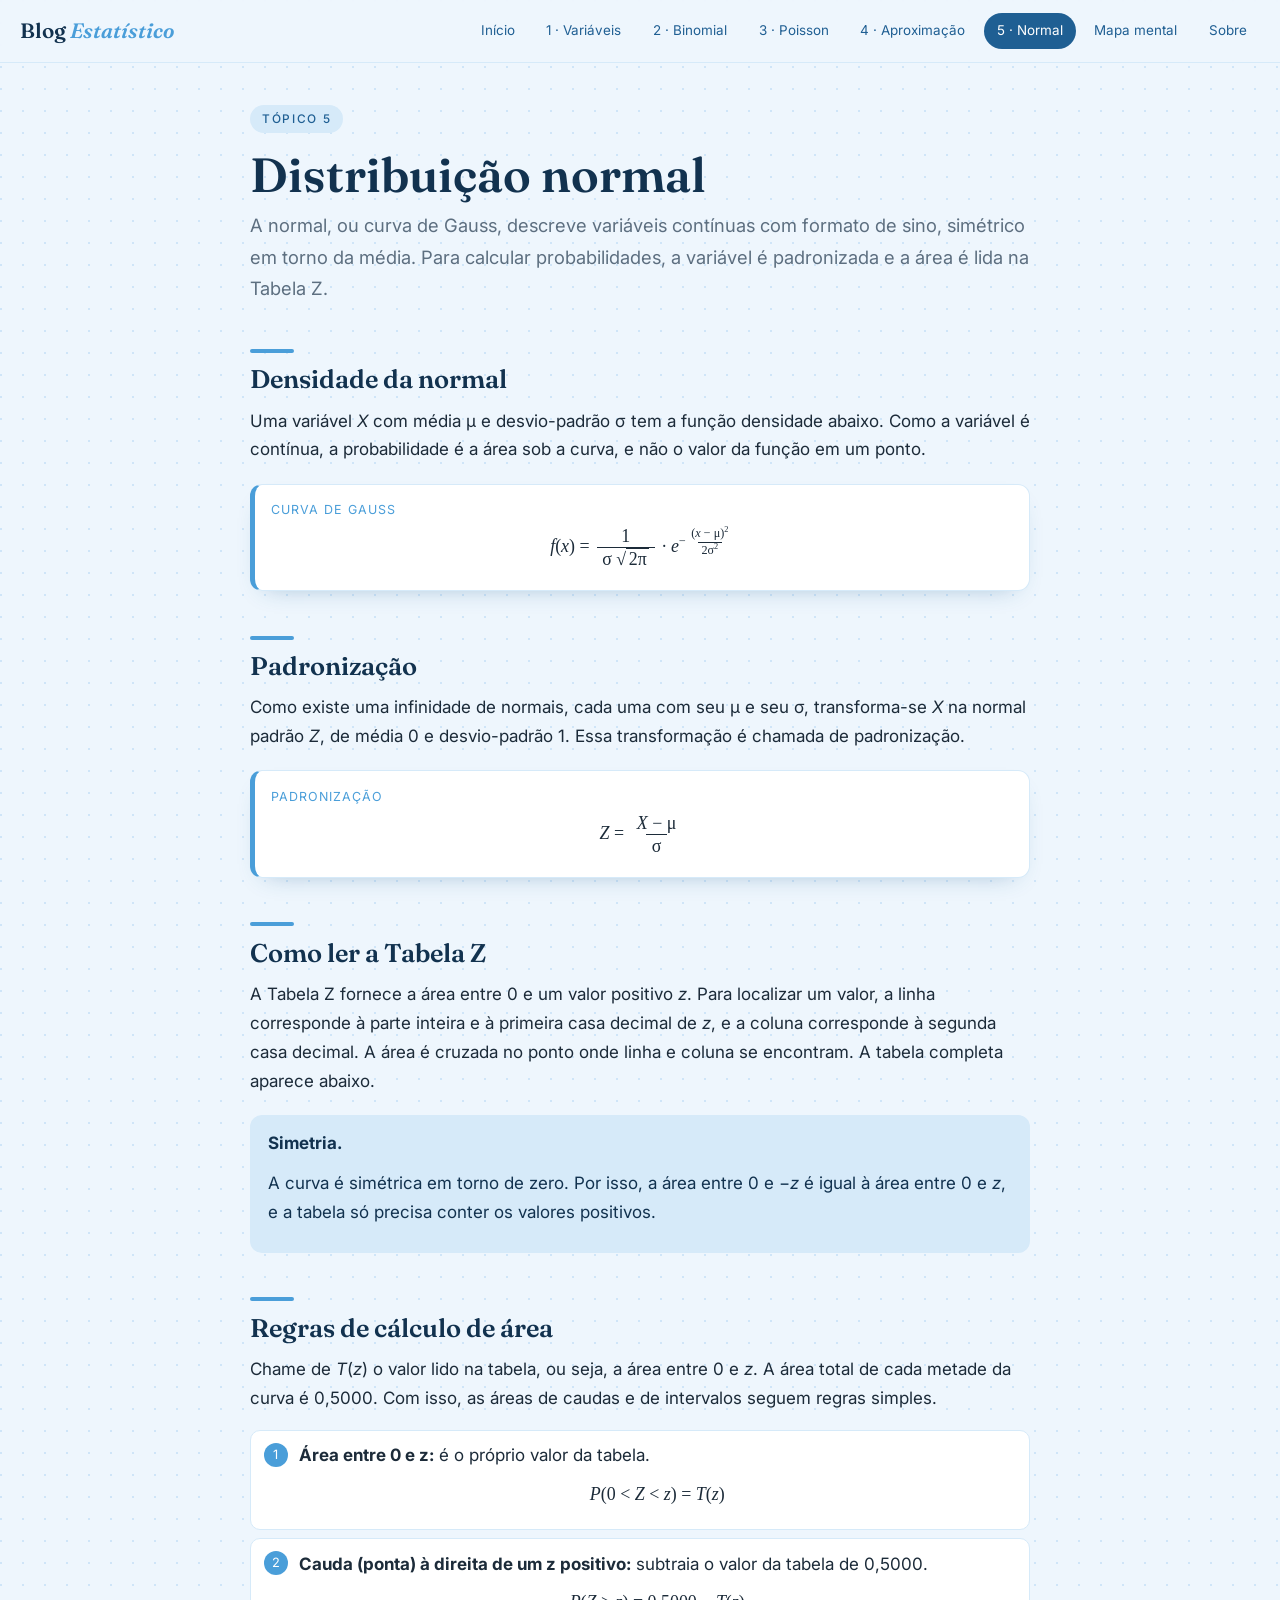
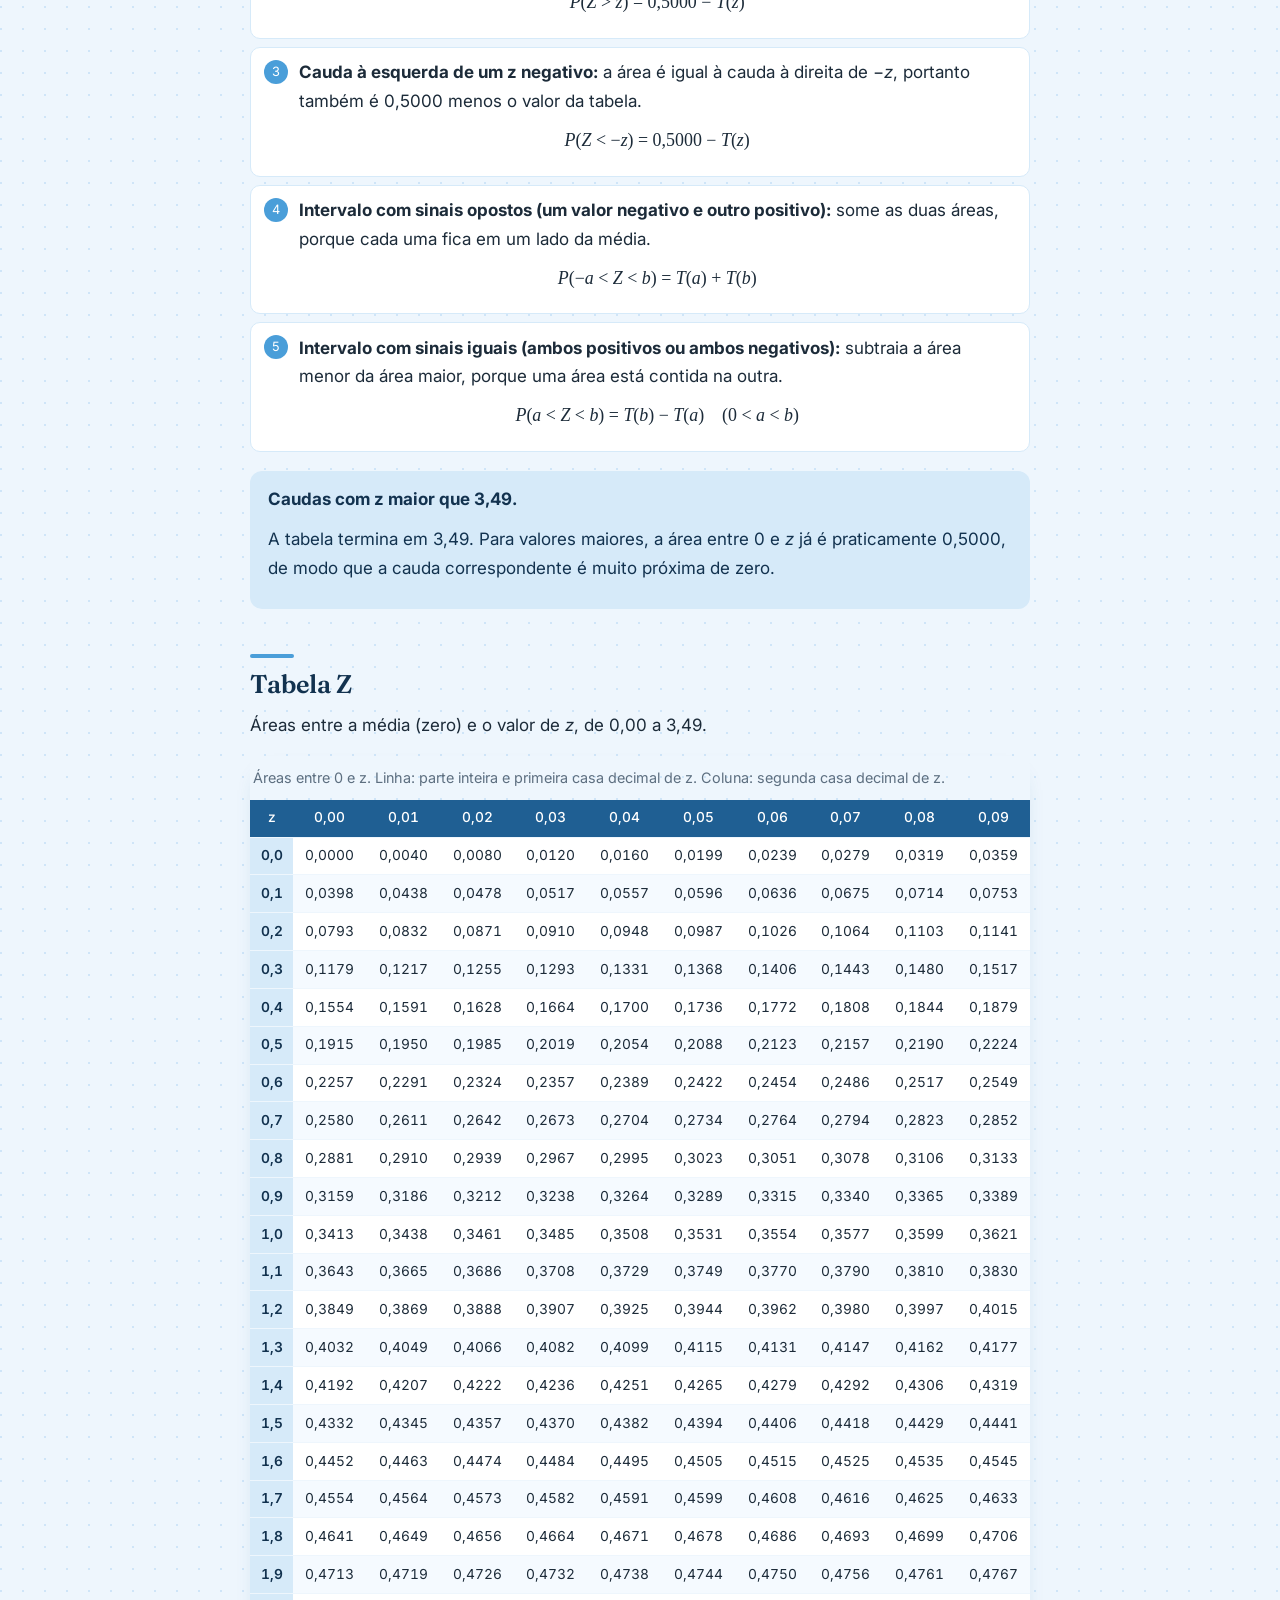
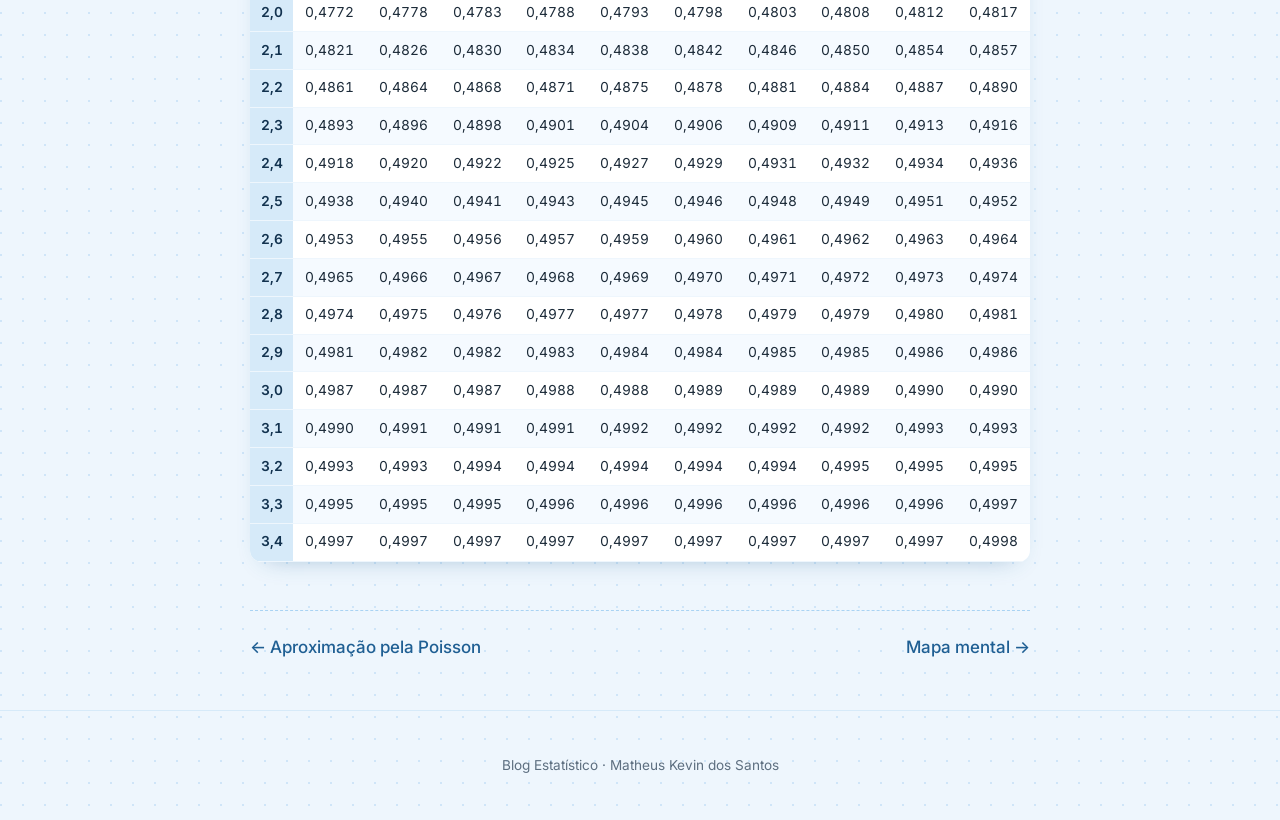
<file: 05-normal.html>
<!DOCTYPE html>
<html lang="pt-BR">
<head>
  <meta charset="UTF-8">
  <meta name="viewport" content="width=device-width, initial-scale=1">
  <link rel="icon" type="image/png" href="assets/logo.png">
  <title>Distribuição normal · Blog Estatístico</title>
  <meta name="description" content="Padronização, leitura da Tabela Z e regras de cálculo de área para a distribuição normal.">
  <link rel="preconnect" href="https://fonts.googleapis.com">
  <link rel="preconnect" href="https://fonts.gstatic.com" crossorigin>
  <link href="https://fonts.googleapis.com/css2?family=Fraunces:opsz,wght@9..144,400;9..144,600&amp;family=Inter:wght@400;500&amp;display=swap" rel="stylesheet">
  <link rel="stylesheet" href="style.css">
</head>
<body>

  <header class="site-header">
    <a class="brand" href="index.html">Blog <span>Estatístico</span></a>
    <nav class="menu" aria-label="Navegação principal">
      <a href="index.html">Início</a>
      <a href="01-variaveis-aleatorias.html">1 · Variáveis</a>
      <a href="02-binomial.html">2 · Binomial</a>
      <a href="03-poisson.html">3 · Poisson</a>
      <a href="04-aproximacao-poisson.html">4 · Aproximação</a>
      <a href="05-normal.html" aria-current="page">5 · Normal</a>
      <a href="mapa-mental.html">Mapa mental</a>
      <a href="sobre.html">Sobre</a>
    </nav>
  </header>

  <main class="container">

    <span class="kicker">Tópico 5</span>
    <h1>Distribuição normal</h1>
    <p class="lead">A normal, ou curva de Gauss, descreve variáveis contínuas com formato de sino, simétrico em torno da média. Para calcular probabilidades, a variável é padronizada e a área é lida na Tabela Z.</p>

    <h2>Densidade da normal</h2>
    <p>Uma variável <i>X</i> com média μ e desvio-padrão σ tem a função densidade abaixo. Como a variável é contínua, a probabilidade é a área sob a curva, e não o valor da função em um ponto.</p>

    <div class="formula">
      <span class="rotulo">Curva de Gauss</span>
      <p class="eq">
        <i>f</i>(<i>x</i>) =
        <span class="fr"><span>1</span><span>σ <span class="raiz">√<span class="rad">2π</span></span></span></span>
        · <i>e</i><sup>−<span class="fr"><span>(<i>x</i> − μ)<sup>2</sup></span><span>2σ<sup>2</sup></span></span></sup>
      </p>
    </div>

    <h2>Padronização</h2>
    <p>Como existe uma infinidade de normais, cada uma com seu μ e seu σ, transforma-se <i>X</i> na normal padrão <i>Z</i>, de média 0 e desvio-padrão 1. Essa transformação é chamada de padronização.</p>

    <div class="formula">
      <span class="rotulo">Padronização</span>
      <p class="eq">
        <i>Z</i> =
        <span class="fr"><span><i>X</i> − μ</span><span>σ</span></span>
      </p>
    </div>

    <h2>Como ler a Tabela Z</h2>
    <p>A Tabela Z fornece a área entre 0 e um valor positivo <i>z</i>. Para localizar um valor, a linha corresponde à parte inteira e à primeira casa decimal de <i>z</i>, e a coluna corresponde à segunda casa decimal. A área é cruzada no ponto onde linha e coluna se encontram. A tabela completa aparece abaixo.</p>

    <div class="nota">
      <strong>Simetria.</strong>
      <p>A curva é simétrica em torno de zero. Por isso, a área entre 0 e −<i>z</i> é igual à área entre 0 e <i>z</i>, e a tabela só precisa conter os valores positivos.</p>
    </div>

    <h2>Regras de cálculo de área</h2>
    <p>Chame de <i>T</i>(<i>z</i>) o valor lido na tabela, ou seja, a área entre 0 e <i>z</i>. A área total de cada metade da curva é 0,5000. Com isso, as áreas de caudas e de intervalos seguem regras simples.</p>

    <ol class="regras">
      <li>
        <strong>Área entre 0 e z:</strong> é o próprio valor da tabela.
        <p class="eq"><i>P</i>(0 &lt; <i>Z</i> &lt; <i>z</i>) = <i>T</i>(<i>z</i>)</p>
      </li>
      <li>
        <strong>Cauda (ponta) à direita de um z positivo:</strong> subtraia o valor da tabela de 0,5000.
        <p class="eq"><i>P</i>(<i>Z</i> &gt; <i>z</i>) = 0,5000 − <i>T</i>(<i>z</i>)</p>
      </li>
      <li>
        <strong>Cauda à esquerda de um z negativo:</strong> a área é igual à cauda à direita de −<i>z</i>, portanto também é 0,5000 menos o valor da tabela.
        <p class="eq"><i>P</i>(<i>Z</i> &lt; −<i>z</i>) = 0,5000 − <i>T</i>(<i>z</i>)</p>
      </li>
      <li>
        <strong>Intervalo com sinais opostos (um valor negativo e outro positivo):</strong> some as duas áreas, porque cada uma fica em um lado da média.
        <p class="eq"><i>P</i>(−<i>a</i> &lt; <i>Z</i> &lt; <i>b</i>) = <i>T</i>(<i>a</i>) + <i>T</i>(<i>b</i>)</p>
      </li>
      <li>
        <strong>Intervalo com sinais iguais (ambos positivos ou ambos negativos):</strong> subtraia a área menor da área maior, porque uma área está contida na outra.
        <p class="eq"><i>P</i>(<i>a</i> &lt; <i>Z</i> &lt; <i>b</i>) = <i>T</i>(<i>b</i>) − <i>T</i>(<i>a</i>) &nbsp;&nbsp; (0 &lt; <i>a</i> &lt; <i>b</i>)</p>
      </li>
    </ol>

    <div class="nota">
      <strong>Caudas com z maior que 3,49.</strong>
      <p>A tabela termina em 3,49. Para valores maiores, a área entre 0 e <i>z</i> já é praticamente 0,5000, de modo que a cauda correspondente é muito próxima de zero.</p>
    </div>

    <h2>Tabela Z</h2>
    <p>Áreas entre a média (zero) e o valor de <i>z</i>, de 0,00 a 3,49.</p>

    <div class="tabela-wrap"><table class="tabela-z"><caption>Áreas entre 0 e z. Linha: parte inteira e primeira casa decimal de z. Coluna: segunda casa decimal de z.</caption><thead><tr><th scope="col">z</th><th scope="col">0,00</th><th scope="col">0,01</th><th scope="col">0,02</th><th scope="col">0,03</th><th scope="col">0,04</th><th scope="col">0,05</th><th scope="col">0,06</th><th scope="col">0,07</th><th scope="col">0,08</th><th scope="col">0,09</th></tr></thead><tbody><tr><th scope="row">0,0</th><td>0,0000</td><td>0,0040</td><td>0,0080</td><td>0,0120</td><td>0,0160</td><td>0,0199</td><td>0,0239</td><td>0,0279</td><td>0,0319</td><td>0,0359</td></tr><tr><th scope="row">0,1</th><td>0,0398</td><td>0,0438</td><td>0,0478</td><td>0,0517</td><td>0,0557</td><td>0,0596</td><td>0,0636</td><td>0,0675</td><td>0,0714</td><td>0,0753</td></tr><tr><th scope="row">0,2</th><td>0,0793</td><td>0,0832</td><td>0,0871</td><td>0,0910</td><td>0,0948</td><td>0,0987</td><td>0,1026</td><td>0,1064</td><td>0,1103</td><td>0,1141</td></tr><tr><th scope="row">0,3</th><td>0,1179</td><td>0,1217</td><td>0,1255</td><td>0,1293</td><td>0,1331</td><td>0,1368</td><td>0,1406</td><td>0,1443</td><td>0,1480</td><td>0,1517</td></tr><tr><th scope="row">0,4</th><td>0,1554</td><td>0,1591</td><td>0,1628</td><td>0,1664</td><td>0,1700</td><td>0,1736</td><td>0,1772</td><td>0,1808</td><td>0,1844</td><td>0,1879</td></tr><tr><th scope="row">0,5</th><td>0,1915</td><td>0,1950</td><td>0,1985</td><td>0,2019</td><td>0,2054</td><td>0,2088</td><td>0,2123</td><td>0,2157</td><td>0,2190</td><td>0,2224</td></tr><tr><th scope="row">0,6</th><td>0,2257</td><td>0,2291</td><td>0,2324</td><td>0,2357</td><td>0,2389</td><td>0,2422</td><td>0,2454</td><td>0,2486</td><td>0,2517</td><td>0,2549</td></tr><tr><th scope="row">0,7</th><td>0,2580</td><td>0,2611</td><td>0,2642</td><td>0,2673</td><td>0,2704</td><td>0,2734</td><td>0,2764</td><td>0,2794</td><td>0,2823</td><td>0,2852</td></tr><tr><th scope="row">0,8</th><td>0,2881</td><td>0,2910</td><td>0,2939</td><td>0,2967</td><td>0,2995</td><td>0,3023</td><td>0,3051</td><td>0,3078</td><td>0,3106</td><td>0,3133</td></tr><tr><th scope="row">0,9</th><td>0,3159</td><td>0,3186</td><td>0,3212</td><td>0,3238</td><td>0,3264</td><td>0,3289</td><td>0,3315</td><td>0,3340</td><td>0,3365</td><td>0,3389</td></tr><tr><th scope="row">1,0</th><td>0,3413</td><td>0,3438</td><td>0,3461</td><td>0,3485</td><td>0,3508</td><td>0,3531</td><td>0,3554</td><td>0,3577</td><td>0,3599</td><td>0,3621</td></tr><tr><th scope="row">1,1</th><td>0,3643</td><td>0,3665</td><td>0,3686</td><td>0,3708</td><td>0,3729</td><td>0,3749</td><td>0,3770</td><td>0,3790</td><td>0,3810</td><td>0,3830</td></tr><tr><th scope="row">1,2</th><td>0,3849</td><td>0,3869</td><td>0,3888</td><td>0,3907</td><td>0,3925</td><td>0,3944</td><td>0,3962</td><td>0,3980</td><td>0,3997</td><td>0,4015</td></tr><tr><th scope="row">1,3</th><td>0,4032</td><td>0,4049</td><td>0,4066</td><td>0,4082</td><td>0,4099</td><td>0,4115</td><td>0,4131</td><td>0,4147</td><td>0,4162</td><td>0,4177</td></tr><tr><th scope="row">1,4</th><td>0,4192</td><td>0,4207</td><td>0,4222</td><td>0,4236</td><td>0,4251</td><td>0,4265</td><td>0,4279</td><td>0,4292</td><td>0,4306</td><td>0,4319</td></tr><tr><th scope="row">1,5</th><td>0,4332</td><td>0,4345</td><td>0,4357</td><td>0,4370</td><td>0,4382</td><td>0,4394</td><td>0,4406</td><td>0,4418</td><td>0,4429</td><td>0,4441</td></tr><tr><th scope="row">1,6</th><td>0,4452</td><td>0,4463</td><td>0,4474</td><td>0,4484</td><td>0,4495</td><td>0,4505</td><td>0,4515</td><td>0,4525</td><td>0,4535</td><td>0,4545</td></tr><tr><th scope="row">1,7</th><td>0,4554</td><td>0,4564</td><td>0,4573</td><td>0,4582</td><td>0,4591</td><td>0,4599</td><td>0,4608</td><td>0,4616</td><td>0,4625</td><td>0,4633</td></tr><tr><th scope="row">1,8</th><td>0,4641</td><td>0,4649</td><td>0,4656</td><td>0,4664</td><td>0,4671</td><td>0,4678</td><td>0,4686</td><td>0,4693</td><td>0,4699</td><td>0,4706</td></tr><tr><th scope="row">1,9</th><td>0,4713</td><td>0,4719</td><td>0,4726</td><td>0,4732</td><td>0,4738</td><td>0,4744</td><td>0,4750</td><td>0,4756</td><td>0,4761</td><td>0,4767</td></tr><tr><th scope="row">2,0</th><td>0,4772</td><td>0,4778</td><td>0,4783</td><td>0,4788</td><td>0,4793</td><td>0,4798</td><td>0,4803</td><td>0,4808</td><td>0,4812</td><td>0,4817</td></tr><tr><th scope="row">2,1</th><td>0,4821</td><td>0,4826</td><td>0,4830</td><td>0,4834</td><td>0,4838</td><td>0,4842</td><td>0,4846</td><td>0,4850</td><td>0,4854</td><td>0,4857</td></tr><tr><th scope="row">2,2</th><td>0,4861</td><td>0,4864</td><td>0,4868</td><td>0,4871</td><td>0,4875</td><td>0,4878</td><td>0,4881</td><td>0,4884</td><td>0,4887</td><td>0,4890</td></tr><tr><th scope="row">2,3</th><td>0,4893</td><td>0,4896</td><td>0,4898</td><td>0,4901</td><td>0,4904</td><td>0,4906</td><td>0,4909</td><td>0,4911</td><td>0,4913</td><td>0,4916</td></tr><tr><th scope="row">2,4</th><td>0,4918</td><td>0,4920</td><td>0,4922</td><td>0,4925</td><td>0,4927</td><td>0,4929</td><td>0,4931</td><td>0,4932</td><td>0,4934</td><td>0,4936</td></tr><tr><th scope="row">2,5</th><td>0,4938</td><td>0,4940</td><td>0,4941</td><td>0,4943</td><td>0,4945</td><td>0,4946</td><td>0,4948</td><td>0,4949</td><td>0,4951</td><td>0,4952</td></tr><tr><th scope="row">2,6</th><td>0,4953</td><td>0,4955</td><td>0,4956</td><td>0,4957</td><td>0,4959</td><td>0,4960</td><td>0,4961</td><td>0,4962</td><td>0,4963</td><td>0,4964</td></tr><tr><th scope="row">2,7</th><td>0,4965</td><td>0,4966</td><td>0,4967</td><td>0,4968</td><td>0,4969</td><td>0,4970</td><td>0,4971</td><td>0,4972</td><td>0,4973</td><td>0,4974</td></tr><tr><th scope="row">2,8</th><td>0,4974</td><td>0,4975</td><td>0,4976</td><td>0,4977</td><td>0,4977</td><td>0,4978</td><td>0,4979</td><td>0,4979</td><td>0,4980</td><td>0,4981</td></tr><tr><th scope="row">2,9</th><td>0,4981</td><td>0,4982</td><td>0,4982</td><td>0,4983</td><td>0,4984</td><td>0,4984</td><td>0,4985</td><td>0,4985</td><td>0,4986</td><td>0,4986</td></tr><tr><th scope="row">3,0</th><td>0,4987</td><td>0,4987</td><td>0,4987</td><td>0,4988</td><td>0,4988</td><td>0,4989</td><td>0,4989</td><td>0,4989</td><td>0,4990</td><td>0,4990</td></tr><tr><th scope="row">3,1</th><td>0,4990</td><td>0,4991</td><td>0,4991</td><td>0,4991</td><td>0,4992</td><td>0,4992</td><td>0,4992</td><td>0,4992</td><td>0,4993</td><td>0,4993</td></tr><tr><th scope="row">3,2</th><td>0,4993</td><td>0,4993</td><td>0,4994</td><td>0,4994</td><td>0,4994</td><td>0,4994</td><td>0,4994</td><td>0,4995</td><td>0,4995</td><td>0,4995</td></tr><tr><th scope="row">3,3</th><td>0,4995</td><td>0,4995</td><td>0,4995</td><td>0,4996</td><td>0,4996</td><td>0,4996</td><td>0,4996</td><td>0,4996</td><td>0,4996</td><td>0,4997</td></tr><tr><th scope="row">3,4</th><td>0,4997</td><td>0,4997</td><td>0,4997</td><td>0,4997</td><td>0,4997</td><td>0,4997</td><td>0,4997</td><td>0,4997</td><td>0,4997</td><td>0,4998</td></tr></tbody></table></div>

    <nav class="pager" aria-label="Navegação entre tópicos">
      <a href="04-aproximacao-poisson.html">← Aproximação pela Poisson</a>
      <a href="mapa-mental.html">Mapa mental →</a>
    </nav>

  </main>

  <footer class="site-footer">
    <p>Blog Estatístico · Matheus Kevin dos Santos</p>
  </footer>

</body>
</html>
</file>
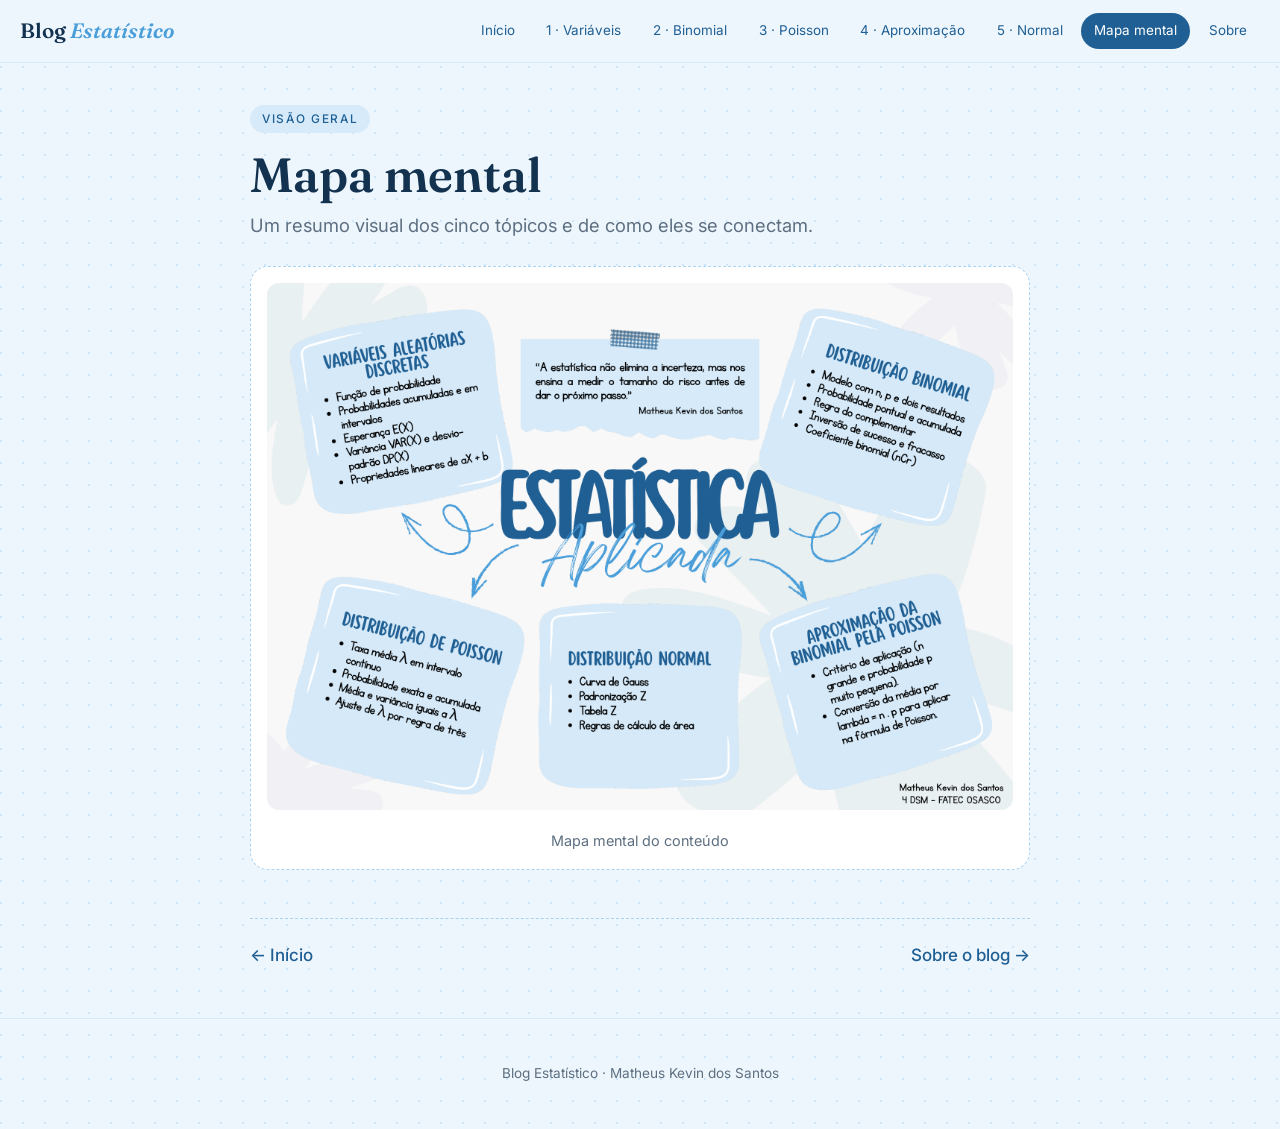
<file: mapa-mental.html>
<!DOCTYPE html>
<html lang="pt-BR">
<head>
  <meta charset="UTF-8">
  <meta name="viewport" content="width=device-width, initial-scale=1">
  <link rel="icon" type="image/png" href="assets/logo.png">
  <title>Mapa mental · Blog Estatístico</title>
  <meta name="description" content="Mapa mental com a visão geral dos tópicos do Blog Estatístico.">
  <link rel="preconnect" href="https://fonts.googleapis.com">
  <link rel="preconnect" href="https://fonts.gstatic.com" crossorigin>
  <link href="https://fonts.googleapis.com/css2?family=Fraunces:opsz,wght@9..144,400;9..144,600&amp;family=Inter:wght@400;500&amp;display=swap" rel="stylesheet">
  <link rel="stylesheet" href="style.css">
</head>
<body>

  <header class="site-header">
    <a class="brand" href="index.html">Blog <span>Estatístico</span></a>
    <nav class="menu" aria-label="Navegação principal">
      <a href="index.html">Início</a>
      <a href="01-variaveis-aleatorias.html">1 · Variáveis</a>
      <a href="02-binomial.html">2 · Binomial</a>
      <a href="03-poisson.html">3 · Poisson</a>
      <a href="04-aproximacao-poisson.html">4 · Aproximação</a>
      <a href="05-normal.html">5 · Normal</a>
      <a href="mapa-mental.html" aria-current="page">Mapa mental</a>
      <a href="sobre.html">Sobre</a>
    </nav>
  </header>

  <main class="container">

    <span class="kicker">Visão geral</span>
    <h1>Mapa mental</h1>
    <p class="lead">Um resumo visual dos cinco tópicos e de como eles se conectam.</p>

    <figure class="mapa-figura">
      <img src="assets/mapa.png" alt="Mapa mental dos tópicos: variáveis aleatórias discretas, binomial, Poisson, aproximação pela Poisson e normal">
      <figcaption>Mapa mental do conteúdo</figcaption>
    </figure>

    <nav class="pager" aria-label="Navegação entre tópicos">
      <a href="index.html">← Início</a>
      <a href="sobre.html">Sobre o blog →</a>
    </nav>

  </main>

  <footer class="site-footer">
    <p>Blog Estatístico · Matheus Kevin dos Santos</p>
  </footer>

</body>
</html>
</file>
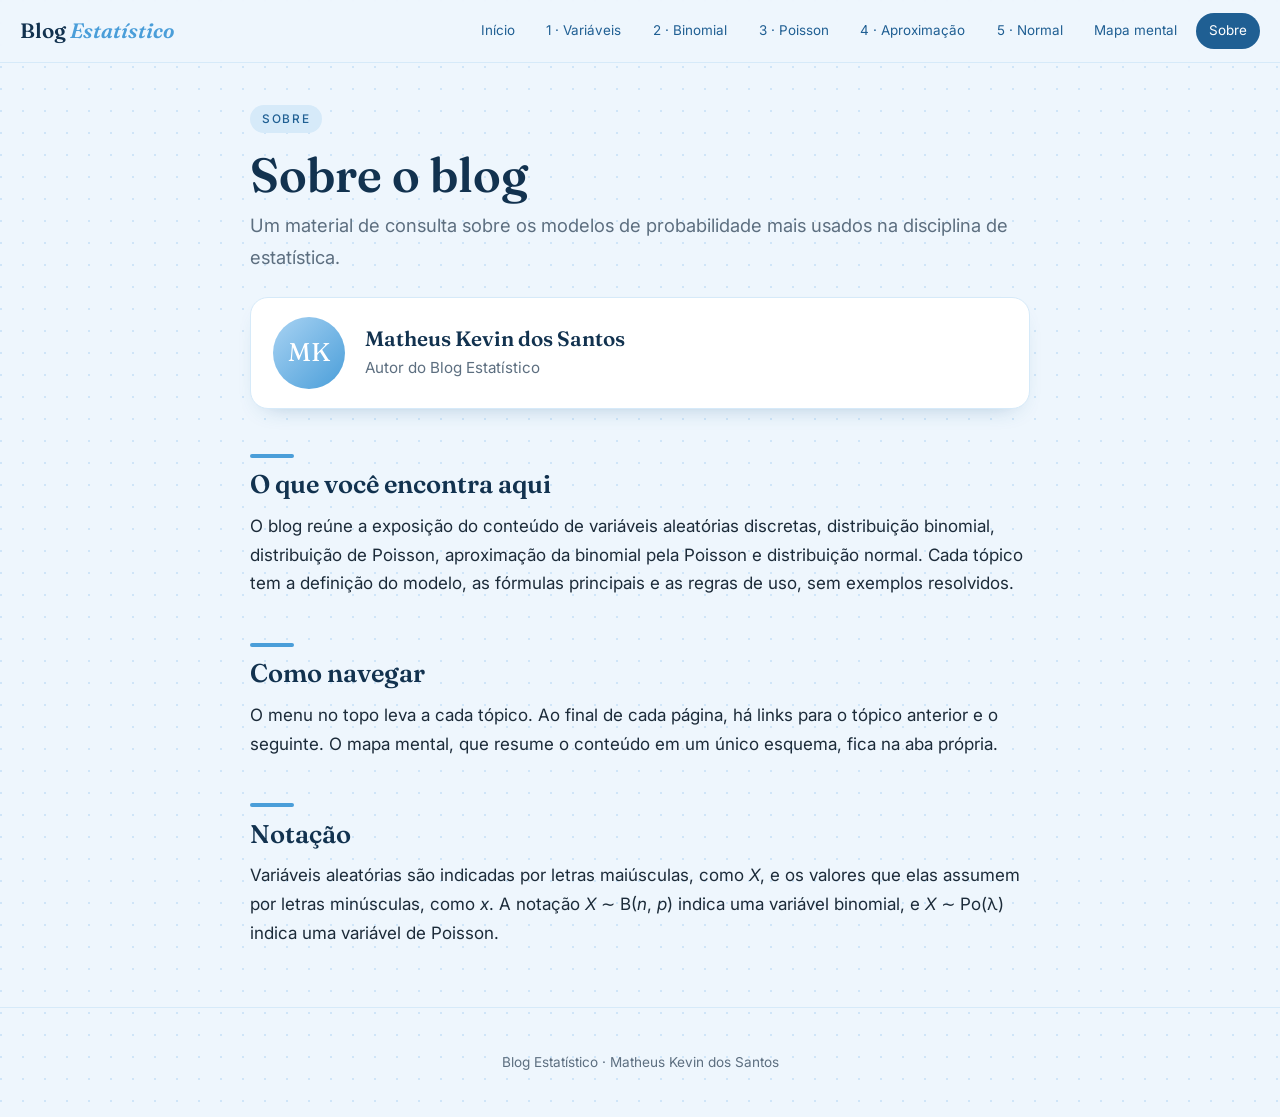
<file: sobre.html>
<!DOCTYPE html>
<html lang="pt-BR">
<head>
  <meta charset="UTF-8">
  <meta name="viewport" content="width=device-width, initial-scale=1">
  <link rel="icon" type="image/png" href="assets/logo.png">
  <title>Blog Estatístico · Sobre</title>
  <meta name="description" content="Sobre o Blog Estatístico e seu autor, Matheus Kevin dos Santos.">
  <link rel="preconnect" href="https://fonts.googleapis.com">
  <link rel="preconnect" href="https://fonts.gstatic.com" crossorigin>
  <link href="https://fonts.googleapis.com/css2?family=Fraunces:opsz,wght@9..144,400;9..144,600&amp;family=Inter:wght@400;500&amp;display=swap" rel="stylesheet">
  <link rel="stylesheet" href="style.css">
</head>
<body>

  <header class="site-header">
    <a class="brand" href="index.html">Blog <span>Estatístico</span></a>
    <nav class="menu" aria-label="Navegação principal">
      <a href="index.html">Início</a>
      <a href="01-variaveis-aleatorias.html">1 · Variáveis</a>
      <a href="02-binomial.html">2 · Binomial</a>
      <a href="03-poisson.html">3 · Poisson</a>
      <a href="04-aproximacao-poisson.html">4 · Aproximação</a>
      <a href="05-normal.html">5 · Normal</a>
      <a href="mapa-mental.html">Mapa mental</a>
      <a href="sobre.html" aria-current="page">Sobre</a>
    </nav>
  </header>

  <main class="container">

    <span class="kicker">Sobre</span>
    <h1>Sobre o blog</h1>
    <p class="lead">Um material de consulta sobre os modelos de probabilidade mais usados na disciplina de estatística.</p>

    <div class="perfil">
      <div class="avatar" aria-hidden="true">MK</div>
      <div>
        <h2>Matheus Kevin dos Santos</h2>
        <p>Autor do Blog Estatístico</p>
      </div>
    </div>

    <h2>O que você encontra aqui</h2>
    <p>O blog reúne a exposição do conteúdo de variáveis aleatórias discretas, distribuição binomial, distribuição de Poisson, aproximação da binomial pela Poisson e distribuição normal. Cada tópico tem a definição do modelo, as fórmulas principais e as regras de uso, sem exemplos resolvidos.</p>

    <h2>Como navegar</h2>
    <p>O menu no topo leva a cada tópico. Ao final de cada página, há links para o tópico anterior e o seguinte. O mapa mental, que resume o conteúdo em um único esquema, fica na aba própria.</p>

    <h2>Notação</h2>
    <p>Variáveis aleatórias são indicadas por letras maiúsculas, como <i>X</i>, e os valores que elas assumem por letras minúsculas, como <i>x</i>. A notação <i>X</i> ∼ B(<i>n</i>, <i>p</i>) indica uma variável binomial, e <i>X</i> ∼ Po(λ) indica uma variável de Poisson.</p>

  </main>

  <footer class="site-footer">
    <p>Blog Estatístico · Matheus Kevin dos Santos</p>
  </footer>

</body>
</html>
</file>
<file: style.css>
:root {
  --azul-50: #f5faff;
  --azul-100: #eef6fd;
  --azul-200: #d6eaf9;
  --azul-300: #a9d3f3;
  --azul-500: #4a9ed9;
  --azul-700: #1f5f93;
  --azul-900: #12324f;
  --texto: #1c2b39;
  --muted: #5d6f80;
  --branco: #ffffff;
  --sombra: 0 10px 24px -16px rgba(31, 95, 147, .45);
}

* { box-sizing: border-box; }

html { scroll-behavior: smooth; }

body {
  margin: 0;
  font-family: Inter, system-ui, -apple-system, "Segoe UI", sans-serif;
  font-size: 17px;
  line-height: 1.7;
  color: var(--texto);
  background-color: var(--azul-100);
  background-image: radial-gradient(circle at 1px 1px, #cfe5f8 1px, transparent 0);
  background-size: 22px 22px;
  min-height: 100vh;
  display: flex;
  flex-direction: column;
}

main { flex: 1; }

a { color: var(--azul-700); }

/* ---------- Cabeçalho e menu ---------- */
.site-header {
  position: sticky;
  top: 0;
  z-index: 10;
  display: flex;
  flex-wrap: wrap;
  align-items: center;
  justify-content: space-between;
  gap: .6rem 1rem;
  padding: .8rem 1.25rem;
  background: rgba(238, 246, 253, .94);
  backdrop-filter: blur(8px);
  border-bottom: 1px solid var(--azul-200);
}

.brand {
  font-family: Fraunces, Georgia, serif;
  font-size: 1.3rem;
  font-weight: 600;
  color: var(--azul-900);
  text-decoration: none;
}
.brand span { color: var(--azul-500); font-style: italic; }

.menu {
  display: flex;
  flex-wrap: wrap;
  gap: .35rem;
}
.menu a {
  font-size: .84rem;
  color: var(--azul-700);
  text-decoration: none;
  padding: .35rem .75rem;
  border-radius: 999px;
  border: 1px solid transparent;
  transition: background .2s, color .2s;
}
.menu a:hover { background: var(--azul-200); }
.menu a[aria-current="page"] {
  background: var(--azul-700);
  color: var(--branco);
}

/* ---------- Estrutura de conteúdo ---------- */
.container {
  max-width: 820px;
  margin: 0 auto;
  padding: 2.5rem 1.25rem 3rem;
}

.kicker {
  display: inline-block;
  font-size: .74rem;
  font-weight: 500;
  letter-spacing: .14em;
  text-transform: uppercase;
  color: var(--azul-700);
  background: var(--azul-200);
  padding: .25rem .75rem;
  border-radius: 999px;
}

h1 {
  font-family: Fraunces, Georgia, serif;
  font-weight: 600;
  font-size: clamp(2rem, 5vw, 3rem);
  line-height: 1.15;
  color: var(--azul-900);
  margin: .9rem 0 .5rem;
}

h2 {
  font-family: Fraunces, Georgia, serif;
  font-weight: 600;
  font-size: 1.6rem;
  line-height: 1.25;
  color: var(--azul-900);
  margin: 2.8rem 0 .7rem;
}
h2::before {
  content: "";
  display: block;
  width: 44px;
  height: 4px;
  border-radius: 2px;
  background: var(--azul-500);
  margin-bottom: .65rem;
}

h3 {
  font-size: 1.08rem;
  color: var(--azul-700);
  margin: 1.6rem 0 .4rem;
}

.lead {
  font-size: 1.15rem;
  color: var(--muted);
  margin: 0 0 1rem;
}

p { margin: .7rem 0; }

ul.lista { padding-left: 1.2rem; }
ul.lista li { margin: .4rem 0; }

/* ---------- Fórmulas (HTML e CSS) ---------- */
.formula {
  background: var(--branco);
  border: 1px solid var(--azul-200);
  border-left: 5px solid var(--azul-500);
  border-radius: 12px;
  padding: .9rem 1rem;
  margin: 1.2rem 0;
  box-shadow: var(--sombra);
  overflow-x: auto;
}

.formula .rotulo {
  display: block;
  font-size: .78rem;
  letter-spacing: .08em;
  text-transform: uppercase;
  color: var(--azul-500);
  margin-bottom: .2rem;
}

p.eq {
  font-family: "Cambria", "Georgia", "Times New Roman", serif;
  font-size: 1.12rem;
  line-height: 2.2;
  text-align: center;
  margin: .3rem 0;
  color: var(--texto);
  white-space: nowrap;
}

p.eq sup,
p.eq sub {
  font-size: .68em;
  line-height: 0;
}

/* Fração empilhada */
.fr {
  display: inline-flex;
  flex-direction: column;
  align-items: center;
  vertical-align: middle;
  line-height: 1.25;
  margin: 0 .15em;
}
.fr > span {
  display: block;
  padding: 0 .3em;
}
.fr > span + span {
  border-top: 1px solid currentColor;
}
.fr.sem > span + span {
  border-top: 0;
}

/* Somatório com limites */
.sum {
  display: inline-flex;
  flex-direction: column;
  align-items: center;
  vertical-align: middle;
  line-height: 1;
  margin: 0 .2em;
}
.sum .big { font-size: 1.5em; }
.sum .up,
.sum .low {
  font-size: .68em;
  line-height: 1.1;
  white-space: nowrap;
}

/* Raiz quadrada com barra superior */
.raiz { white-space: nowrap; }
.raiz .rad {
  border-top: 1px solid currentColor;
  padding: 0 .15em;
}

/* Parênteses grandes ao redor de uma fração */
.par { font-size: 1.25em; line-height: 1; vertical-align: middle; }

/* ---------- Blocos de apoio ---------- */
.nota {
  background: var(--azul-200);
  border-radius: 12px;
  padding: .9rem 1.1rem;
  margin: 1.2rem 0;
  color: var(--azul-900);
}
.nota strong { color: var(--azul-900); }

.regras {
  list-style: none;
  padding: 0;
  counter-reset: regra;
}
.regras li {
  counter-increment: regra;
  position: relative;
  padding: .65rem .85rem .65rem 3rem;
  margin: .5rem 0;
  background: var(--branco);
  border: 1px solid var(--azul-200);
  border-radius: 10px;
}
.regras li::before {
  content: counter(regra);
  position: absolute;
  left: .8rem;
  top: .75rem;
  width: 1.5rem;
  height: 1.5rem;
  border-radius: 50%;
  background: var(--azul-500);
  color: var(--branco);
  font-size: .8rem;
  display: grid;
  place-items: center;
}

/* ---------- Página inicial e cartões ---------- */
.hero .faixa {
  width: 120px;
  height: 10px;
  margin-top: 1.2rem;
  border-radius: 999px;
  background: linear-gradient(90deg, var(--azul-300), var(--azul-500), var(--azul-300));
  opacity: .75;
}

.cards {
  display: grid;
  grid-template-columns: repeat(auto-fit, minmax(230px, 1fr));
  gap: 1rem;
  margin: 1.5rem 0 2rem;
}
.card {
  display: block;
  background: var(--branco);
  border: 1px solid var(--azul-200);
  border-radius: 16px;
  padding: 1.2rem 1.25rem;
  text-decoration: none;
  color: var(--texto);
  transition: transform .2s, box-shadow .2s;
}
.card:hover {
  transform: translateY(-4px);
  box-shadow: 0 16px 30px -18px rgba(31, 95, 147, .55);
}
.card .num {
  font-family: Fraunces, Georgia, serif;
  font-size: 2rem;
  line-height: 1;
  color: var(--azul-300);
}
.card h3 { margin: .45rem 0 .3rem; color: var(--azul-900); }
.card p { margin: 0; font-size: .92rem; color: var(--muted); }

/* ---------- Navegação entre tópicos ---------- */
.pager {
  display: flex;
  justify-content: space-between;
  align-items: center;
  gap: 1rem;
  margin-top: 3rem;
  padding-top: 1.4rem;
  border-top: 1px dashed var(--azul-300);
}
.pager a {
  font-weight: 500;
  text-decoration: none;
  max-width: 48%;
}
.pager a:hover { text-decoration: underline; }

/* ---------- Tabela Z ---------- */
.tabela-wrap {
  overflow-x: auto;
  border-radius: 12px;
  box-shadow: var(--sombra);
  margin: 1rem 0 1.5rem;
}
table.tabela-z {
  width: 100%;
  border-collapse: collapse;
  font-size: .86rem;
  background: var(--branco);
}
table.tabela-z caption {
  caption-side: top;
  text-align: left;
  padding: .6rem .2rem;
  color: var(--muted);
  font-size: .9rem;
}
.tabela-z th,
.tabela-z td {
  padding: .42rem .5rem;
  text-align: center;
  border-bottom: 1px solid var(--azul-100);
  font-variant-numeric: tabular-nums;
  white-space: nowrap;
}
.tabela-z thead th {
  background: var(--azul-700);
  color: var(--branco);
  font-weight: 500;
}
.tabela-z tbody th {
  background: var(--azul-200);
  color: var(--azul-900);
  font-weight: 600;
}
.tabela-z tbody tr:nth-child(even) td { background: var(--azul-50); }
.tabela-z tbody td:hover { background: var(--azul-200); }

/* ---------- Mapa mental ---------- */
.mapa-figura {
  background: var(--branco);
  border: 1px dashed var(--azul-300);
  border-radius: 18px;
  padding: 1rem;
  margin: 1.5rem 0;
  text-align: center;
}
.mapa-figura img {
  max-width: 100%;
  height: auto;
  border-radius: 12px;
}
.mapa-figura figcaption {
  color: var(--muted);
  font-size: .9rem;
  margin-top: .6rem;
}

/* ---------- Sobre ---------- */
.perfil {
  display: flex;
  align-items: center;
  gap: 1.2rem;
  background: var(--branco);
  border: 1px solid var(--azul-200);
  border-radius: 18px;
  padding: 1.2rem 1.4rem;
  box-shadow: var(--sombra);
  margin: 1.5rem 0;
}
.avatar {
  flex: 0 0 auto;
  width: 72px;
  height: 72px;
  border-radius: 50%;
  background: linear-gradient(135deg, var(--azul-300), var(--azul-500));
  color: var(--branco);
  font-family: Fraunces, Georgia, serif;
  font-size: 1.6rem;
  display: grid;
  place-items: center;
}
.perfil h2 { margin: 0; font-size: 1.3rem; }
.perfil h2::before { display: none; }
.perfil p { margin: .2rem 0 0; color: var(--muted); font-size: .95rem; }

/* ---------- Rodapé ---------- */
.site-footer {
  text-align: center;
  color: var(--muted);
  font-size: .85rem;
  padding: 2rem 1rem;
  border-top: 1px solid var(--azul-200);
}

/* ---------- Responsivo ---------- */
@media (max-width: 600px) {
  body { font-size: 16px; }
  .site-header { padding: .7rem 1rem; }
  .brand { width: 100%; }
  .menu { gap: .3rem; }
  .menu a { font-size: .8rem; padding: .3rem .6rem; }
  .pager { flex-direction: column; align-items: flex-start; }
  .pager a { max-width: 100%; }
  .perfil { flex-direction: column; text-align: center; }
  p.eq { font-size: 1rem; white-space: normal; }
}
</file>
